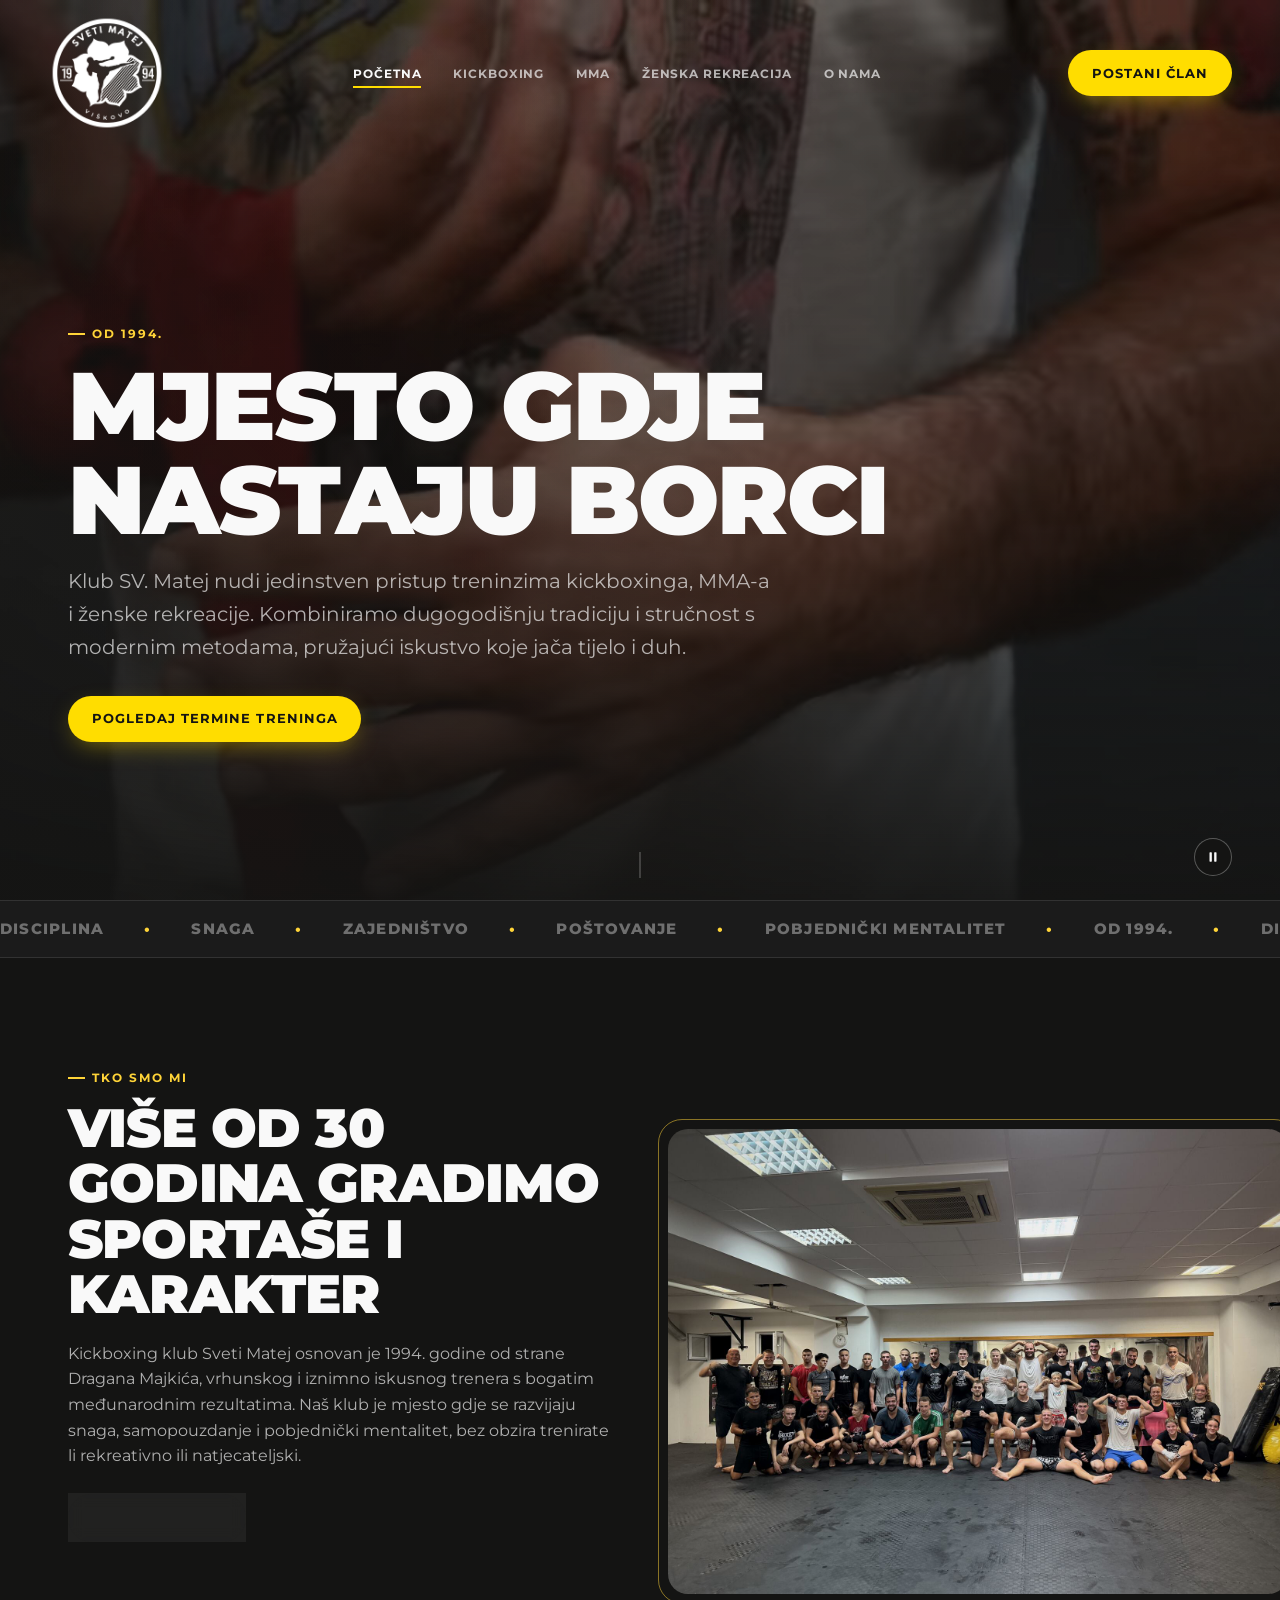
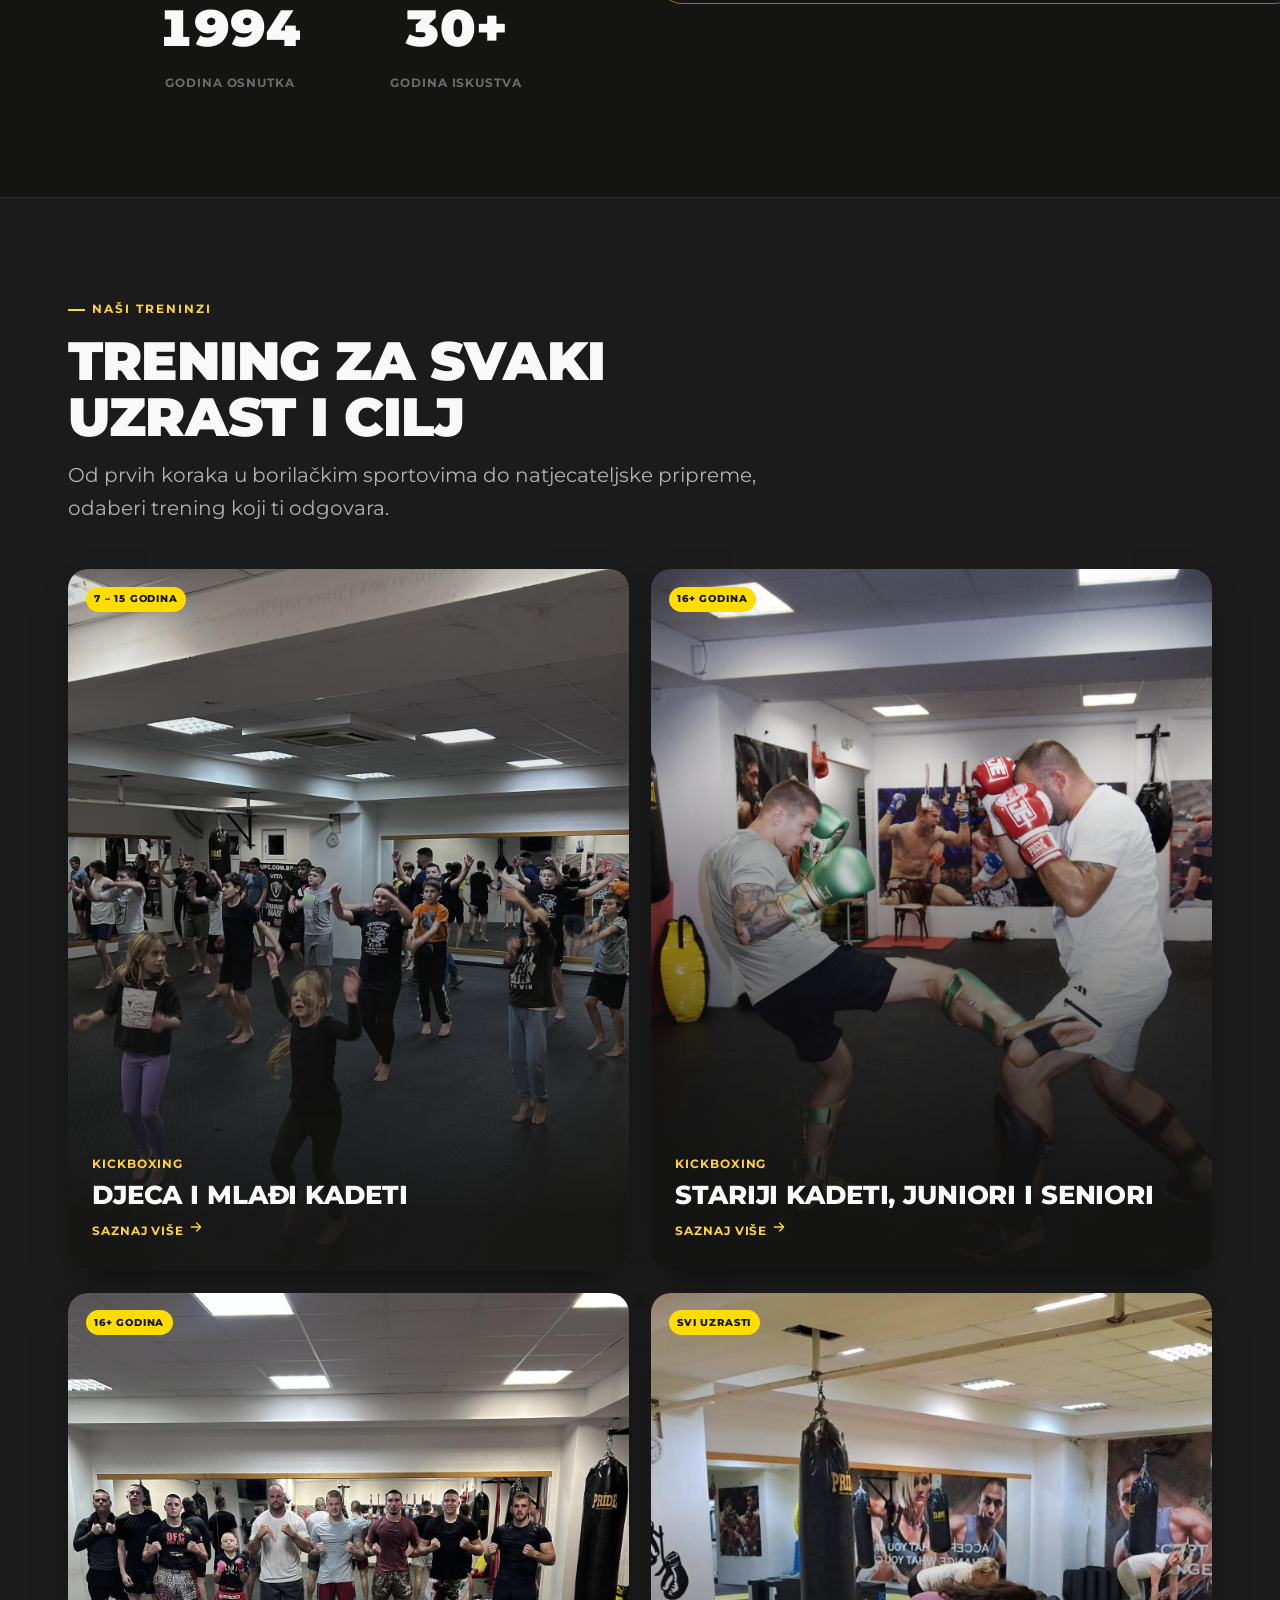
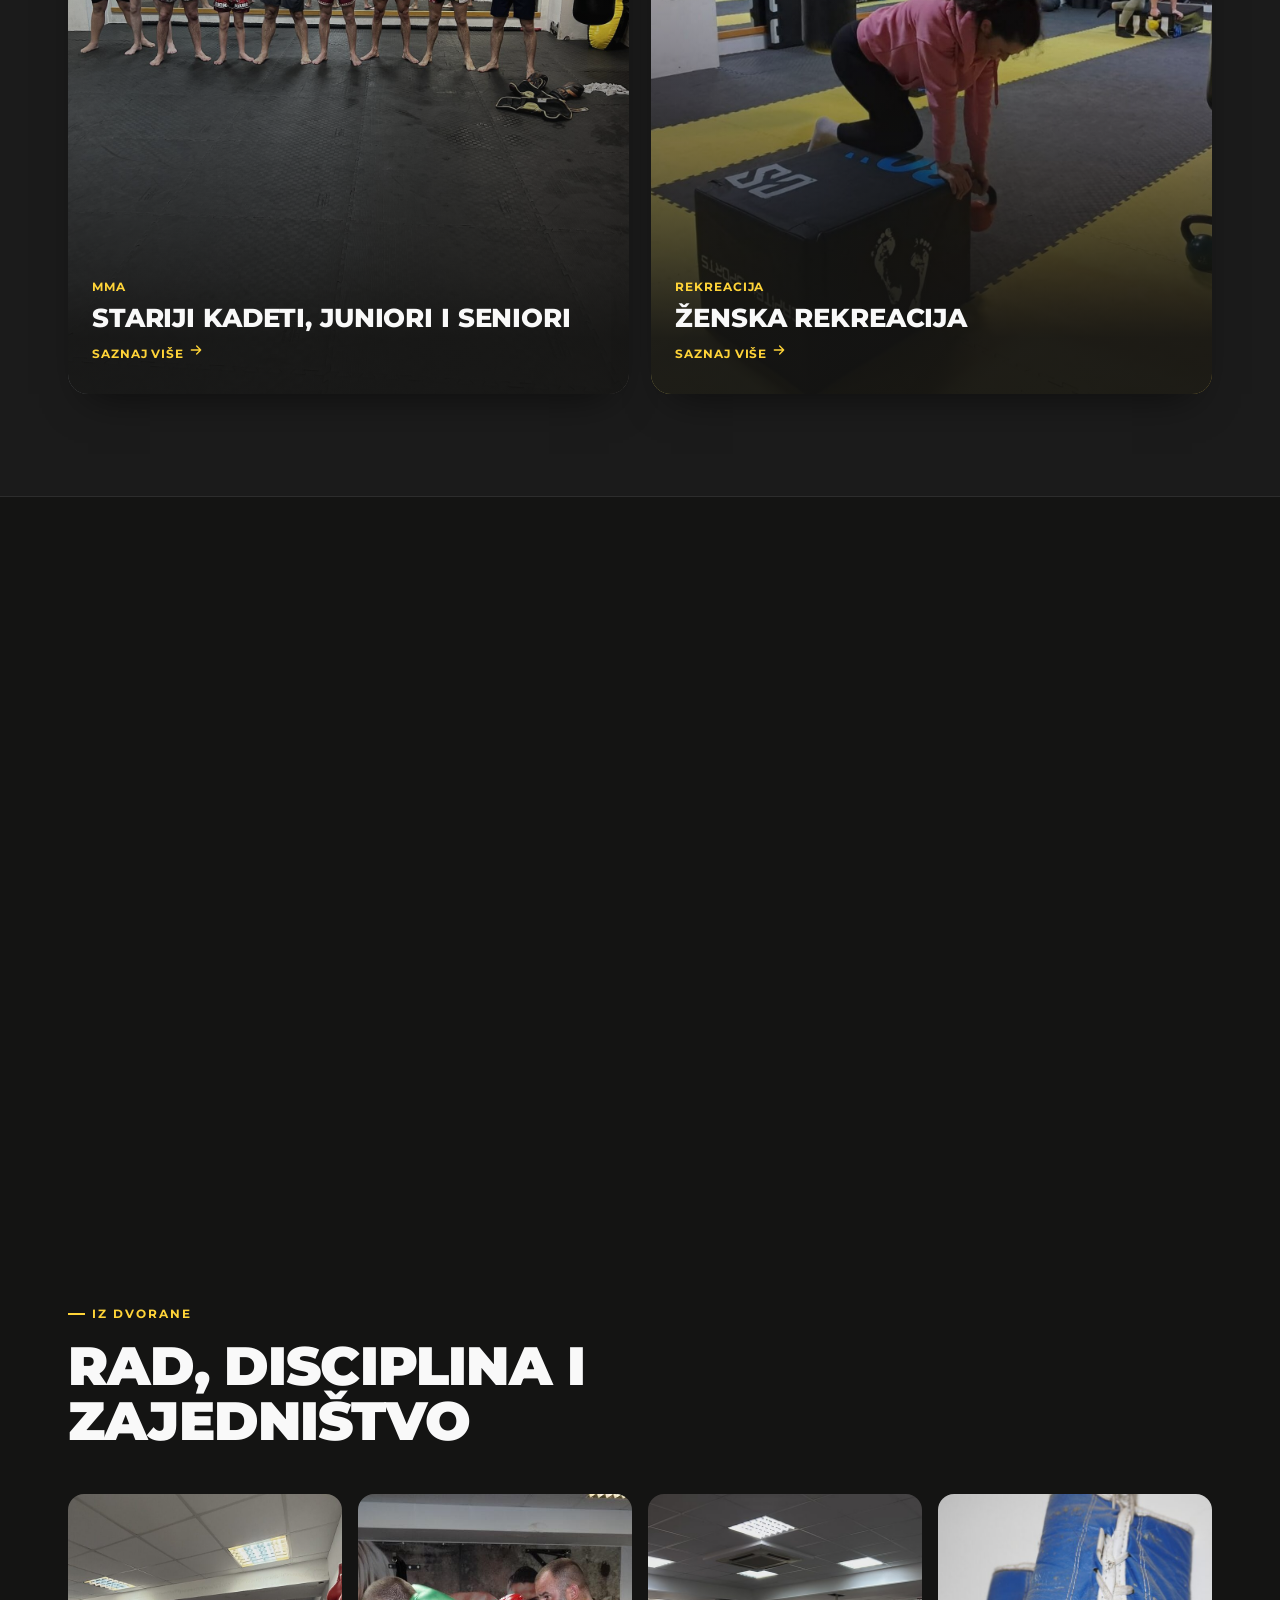
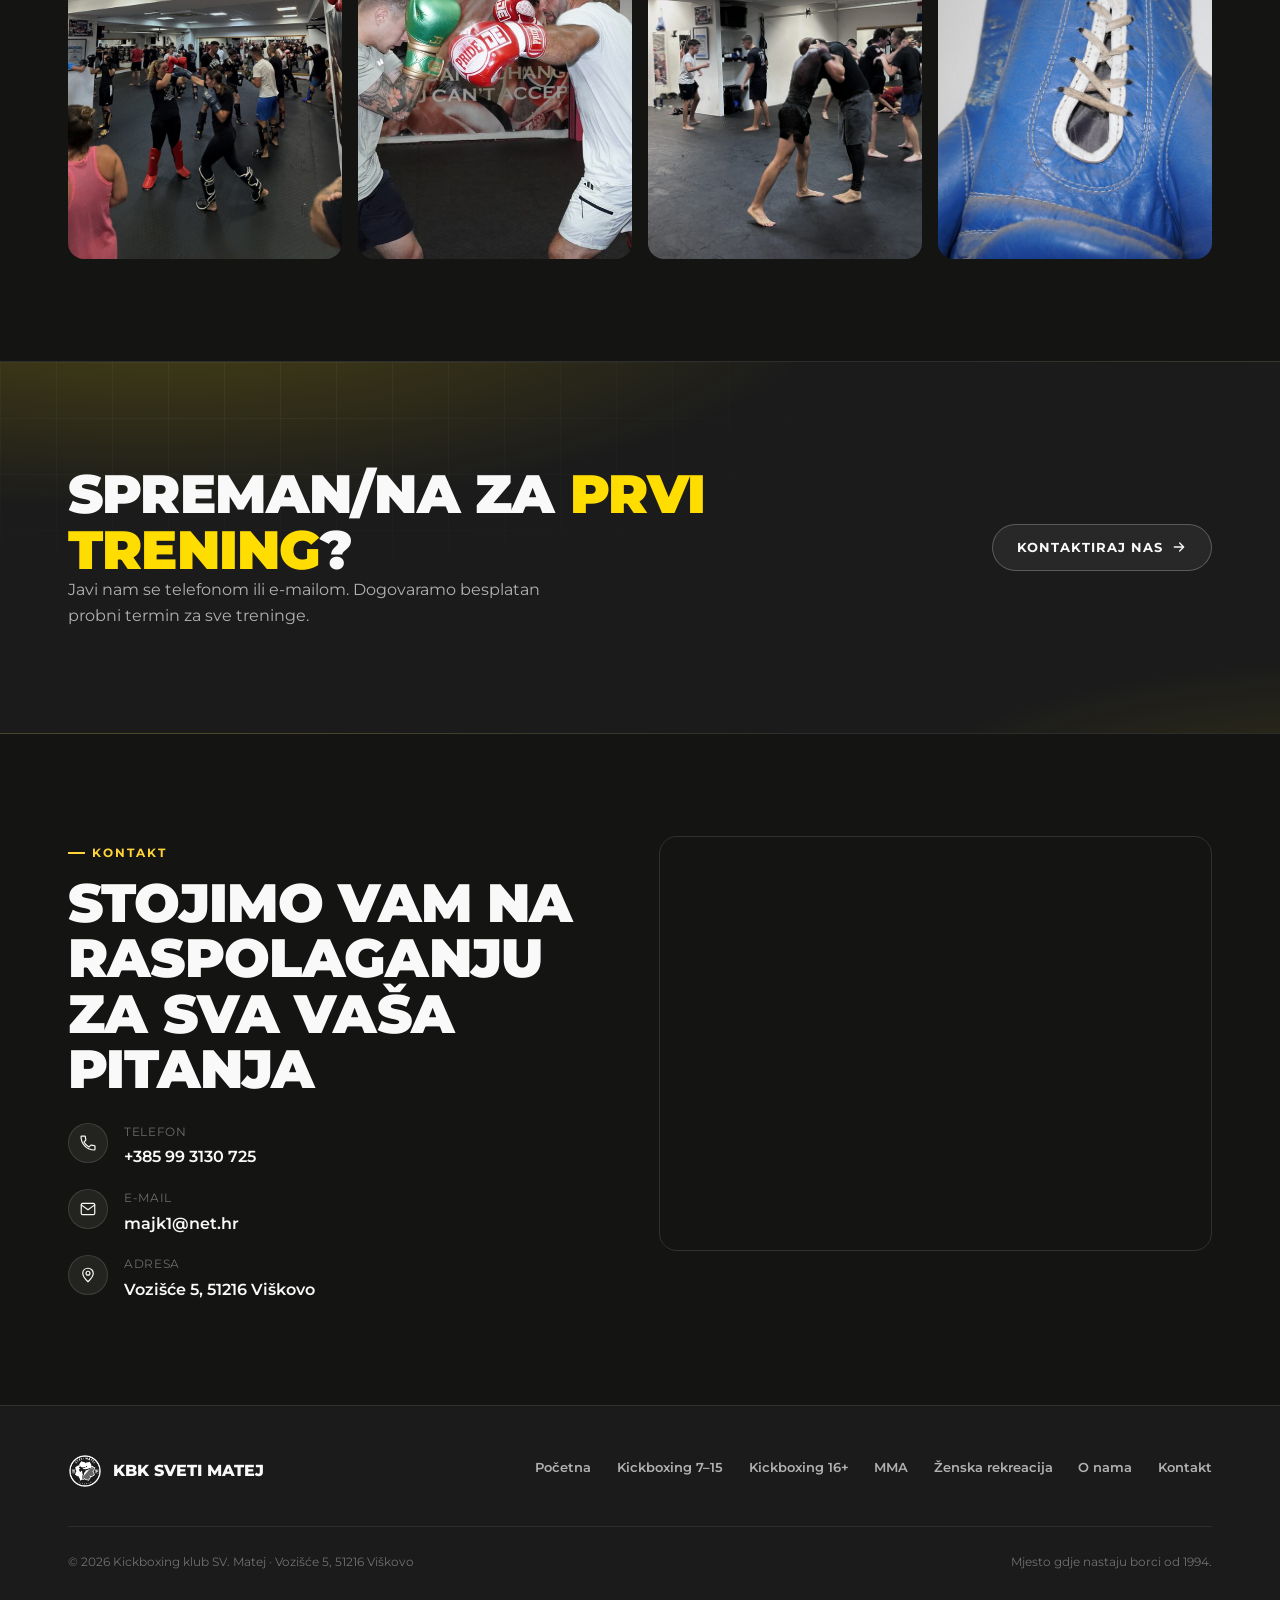
<file: index.html>
<!doctype html>
<html lang="hr">
<head>
<meta charset="UTF-8">
<meta name="viewport" content="width=device-width, initial-scale=1, viewport-fit=cover">
<title>KBK Sveti Matej Viškovo · Kickboxing, MMA i ženska rekreacija</title>
<meta name="description" content="Kickboxing klub Sveti Matej u Viškovu od 1994. godine. Treninzi kickboxinga, MMA-a i ženske rekreacije za djecu, mlade i odrasle. Pridruži se timu!">
<link rel="canonical" href="https://kbksvmatej.com/">
<meta property="og:type" content="website">
<meta property="og:title" content="KBK Sveti Matej Viškovo · Kickboxing, MMA i ženska rekreacija">
<meta property="og:description" content="Kickboxing klub Sveti Matej u Viškovu od 1994. godine. Treninzi kickboxinga, MMA-a i ženske rekreacije za djecu, mlade i odrasle. Pridruži se timu!">
<meta property="og:url" content="https://kbksvmatej.com/">
<meta property="og:image" content="https://kbksvmatej.com/assets/img/heavybag-action-lg.jpg">
<meta property="og:locale" content="hr_HR">
<meta name="theme-color" content="#141413">
<link rel="icon" href="/favicon.ico" sizes="any">
<link rel="icon" type="image/png" sizes="512x512" href="/assets/img/favicon-512.png">
<link rel="icon" type="image/png" sizes="192x192" href="/assets/img/favicon-192.png">
<link rel="apple-touch-icon" sizes="180x180" href="/assets/img/apple-touch-icon.png">
<link rel="preconnect" href="https://fonts.googleapis.com">
<link rel="preconnect" href="https://fonts.gstatic.com" crossorigin>
<link href="https://fonts.googleapis.com/css2?family=Montserrat:wght@400;500;600;700;800;900&display=swap" rel="stylesheet">
<link rel="stylesheet" href="/css/style.css">

</head>
<body>
<nav class="site-nav">
  <a href="/" class="brand">
    <img src="/assets/img/logo-white.png" alt="KBK Sveti Matej logo">
  </a>
  <ul class="nav-links">
    <li><a href="/" class=" active">Početna</a></li>
<li class="has-dropdown">
              <a href="/kickboxing-16/" class="">Kickboxing</a>
              <div class="dropdown"><ul>
                <li><a href="/kickboxing-djeca/">Djeca i mlađi kadeti <small style="display:block;color:var(--white-faint);font-weight:500;text-transform:none;">7–15 godina</small></a></li>
                <li><a href="/kickboxing-16/">Stariji kadeti, juniori, seniori <small style="display:block;color:var(--white-faint);font-weight:500;text-transform:none;">16+ godina</small></a></li>
              </ul></div>
            </li>
<li><a href="/mma/" class="">MMA</a></li>
<li><a href="/zenska-rekreacija/" class="">Ženska rekreacija</a></li>
<li><a href="/o-nama/" class="">O nama</a></li>
  </ul>
  <a href="/#kontakt" class="btn btn-primary nav-cta">Postani član</a>
  <button class="hamburger" aria-label="Izbornik" aria-expanded="false">
    <span></span><span></span><span></span>
  </button>
</nav>
<div class="mobile-menu">
  <a href="/">Početna</a>
  <a href="/kickboxing-djeca/">Kickboxing 7–15</a>
  <a href="/kickboxing-16/">Kickboxing 16+</a>
  <a href="/mma/">MMA</a>
  <a href="/zenska-rekreacija/">Ženska rekreacija</a>
  <a href="/o-nama/">O nama</a>
  <div class="mm-foot">
    <a href="/#kontakt" class="btn btn-primary">Postani član</a>
    <a href="tel:+385993130725" style="font-weight:700;">+385 99 3130 725</a>
  </div>
</div>

<section class="hero">
  <div class="hero-media">
    <video autoplay muted loop playsinline poster="/assets/img/hero-poster.jpg">
      <source src="/assets/video/hero-loop.webm" type="video/webm">
      <source src="/assets/video/hero-loop.mp4" type="video/mp4">
    </video>
  </div>
  <button class="video-toggle" aria-label="Zaustavi/pokreni video"><svg width="14" height="14" viewBox="0 0 24 24" fill="none"><rect x="6" y="4" width="4" height="16" rx="1" fill="#F9F9F9"/><rect x="14" y="4" width="4" height="16" rx="1" fill="#F9F9F9"/></svg></button>
  <div class="hero-inner container">
    <span class="eyebrow">Od 1994.</span>
    <h1><span class="hero-word"><span style="animation-delay:0ms">Mjesto</span></span> <span class="hero-word"><span style="animation-delay:70ms">gdje</span></span> <span class="hero-word"><span style="animation-delay:140ms">nastaju</span></span> <span class="hero-word"><span style="animation-delay:210ms">borci</span></span></h1>
    <p class="lede">Klub SV. Matej nudi jedinstven pristup treninzima kickboxinga, MMA-a i ženske rekreacije. Kombiniramo dugogodišnju tradiciju i stručnost s modernim metodama, pružajući iskustvo koje jača tijelo i duh.</p>
    <div class="hero-actions">
      <a href="#programi" class="btn btn-primary">Pogledaj termine treninga</a>
    </div>
  </div>
  <div class="scroll-cue"><i></i></div>
</section>

<div class="marquee">
  <div class="marquee-track">
    <span>DISCIPLINA <b>&bull;</b> SNAGA <b>&bull;</b> ZAJEDNIŠTVO <b>&bull;</b> POŠTOVANJE <b>&bull;</b> POBJEDNIČKI MENTALITET <b>&bull;</b> OD 1994. <b>&bull;</b></span>
    <span aria-hidden="true">DISCIPLINA <b>&bull;</b> SNAGA <b>&bull;</b> ZAJEDNIŠTVO <b>&bull;</b> POŠTOVANJE <b>&bull;</b> POBJEDNIČKI MENTALITET <b>&bull;</b> OD 1994. <b>&bull;</b></span>
  </div>
</div>

<section>
  <div class="container">
    <div class="split">
      <div class="reveal">
        <span class="eyebrow">Tko smo mi</span>
        <h2 style="margin-top:.8rem;">Više od 30 godina gradimo sportaše i karakter</h2>
        <p class="text-body" style="margin-top:1.2rem;">Kickboxing klub Sveti Matej osnovan je 1994. godine od strane Dragana Majkića, vrhunskog i iznimno iskusnog trenera s bogatim međunarodnim rezultatima. Naš klub je mjesto gdje se razvijaju snaga, samopouzdanje i pobjednički mentalitet, bez obzira trenirate li rekreativno ili natjecateljski.</p>
        <a href="/o-nama/" class="btn btn-ghost" style="margin-top:1.6rem;">Više o nama <svg width="16" height="16" viewBox="0 0 24 24" fill="none"><path d="M5 12H19M19 12L13 6M19 12L13 18" stroke="currentColor" stroke-width="2" stroke-linecap="round" stroke-linejoin="round"/></svg></a>
        <div class="stats">
          <div class="stat"><b data-count="1994" data-suffix="">0</b><span>Godina osnutka</span></div>
          <div class="stat"><b data-count="30" data-suffix="+">0</b><span>Godina iskustva</span></div>
        </div>
      </div>
      <div class="reveal figure-frame figure-bleed" style="transition-delay:120ms;">
        <img src="/assets/img/team-group-lg.jpg" alt="Članovi kluba KBK Sveti Matej okupljeni u dvorani">
      </div>
    </div>
  </div>
</section>

<section id="programi" style="background:var(--black-2);border-top:1px solid rgba(249,249,249,.08);border-bottom:1px solid rgba(249,249,249,.08);">
  <div class="container">
    <div class="section-head reveal">
      <span class="eyebrow">Naši treninzi</span>
      <h2>Trening za svaki uzrast i cilj</h2>
      <p class="lede">Od prvih koraka u borilačkim sportovima do natjecateljske pripreme, odaberi trening koji ti odgovara.</p>
    </div>
    <div class="prog-grid stagger">
      <a class="prog-card reveal" style="--i:0" href="/kickboxing-djeca/">
        <span class="tag">7 – 15 godina</span>
        <img src="/assets/img/card-djeca-lg.jpg" alt="Kickboxing trening za djecu i mlađe kadete">
        <div class="body">
          <span>Kickboxing</span>
          <h3>Djeca i mlađi kadeti</h3>
          <span class="arrow">Saznaj više <svg width="16" height="16" viewBox="0 0 24 24" fill="none"><path d="M5 12H19M19 12L13 6M19 12L13 18" stroke="currentColor" stroke-width="2" stroke-linecap="round" stroke-linejoin="round"/></svg></span>
        </div>
      </a>
      <a class="prog-card reveal" style="--i:1" href="/kickboxing-16/">
        <span class="tag">16+ godina</span>
        <img src="/assets/img/card-16-lg.jpg" alt="Kickboxing trening za starije kadete, juniore i seniore">
        <div class="body">
          <span>Kickboxing</span>
          <h3>Stariji kadeti, juniori i seniori</h3>
          <span class="arrow">Saznaj više <svg width="16" height="16" viewBox="0 0 24 24" fill="none"><path d="M5 12H19M19 12L13 6M19 12L13 18" stroke="currentColor" stroke-width="2" stroke-linecap="round" stroke-linejoin="round"/></svg></span>
        </div>
      </a>
      <a class="prog-card reveal" style="--i:2" href="/mma/">
        <span class="tag">16+ godina</span>
        <img src="/assets/img/card-mma-lg.jpg" alt="MMA sparing trening">
        <div class="body">
          <span>MMA</span>
          <h3>Stariji kadeti, juniori i seniori</h3>
          <span class="arrow">Saznaj više <svg width="16" height="16" viewBox="0 0 24 24" fill="none"><path d="M5 12H19M19 12L13 6M19 12L13 18" stroke="currentColor" stroke-width="2" stroke-linecap="round" stroke-linejoin="round"/></svg></span>
        </div>
      </a>
      <a class="prog-card reveal" style="--i:3" href="/zenska-rekreacija/">
        <span class="tag">Svi uzrasti</span>
        <img src="/assets/img/card-zenska-lg.jpg" alt="Ženska rekreacija trening">
        <div class="body">
          <span>Rekreacija</span>
          <h3>Ženska rekreacija</h3>
          <span class="arrow">Saznaj više <svg width="16" height="16" viewBox="0 0 24 24" fill="none"><path d="M5 12H19M19 12L13 6M19 12L13 18" stroke="currentColor" stroke-width="2" stroke-linecap="round" stroke-linejoin="round"/></svg></span>
        </div>
      </a>
    </div>
  </div>
</section>

<section id="raspored">
  <div class="container">
    <div class="section-head reveal">
      <span class="eyebrow">Raspored treninga</span>
      <h2>Tjedni raspored svih treninga</h2>
      <p class="lede">Dođi isprobati trening besplatno. Pronađi termin koji ti odgovara.</p>
    </div>
    <div class="week-grid stagger">
      <div class="week-card reveal" style="--i:0">
        <div class="wc-head"><h4>Kickboxing 7–15</h4><span class="pill">Djeca</span></div>
        <ul data-schedule="kb-djeca">
          <li><span>Ponedjeljak</span><b>20:00h</b></li>
          <li><span>Srijeda</span><b>20:00h</b></li>
          <li><span>Petak</span><b>20:00h</b></li>
        </ul>
        <a href="/kickboxing-djeca/" class="btn btn-ghost">Detalji treninga</a>
      </div>
      <div class="week-card reveal" style="--i:1">
        <div class="wc-head"><h4>Kickboxing 16+</h4><span class="pill">Juniori/seniori</span></div>
        <ul>
          <li><span>Pon / Sri / Pet</span><b>21:00h</b></li>
          <li><span>Utorak / Četvrtak</span><b>20:00h</b></li>
          <li><span>Subota</span><b>po dogovoru</b></li>
        </ul>
        <a href="/kickboxing-16/" class="btn btn-ghost">Detalji treninga</a>
      </div>
      <div class="week-card reveal" style="--i:2">
        <div class="wc-head"><h4>MMA</h4><span class="pill">16+</span></div>
        <ul>
          <li><span>Utorak</span><b>21:00h</b></li>
          <li><span>Četvrtak</span><b>21:00h</b></li>
          <li><span>Subota</span><b>po dogovoru</b></li>
        </ul>
        <a href="/mma/" class="btn btn-ghost">Detalji treninga</a>
      </div>
      <div class="week-card reveal" style="--i:3">
        <div class="wc-head"><h4>Ženska rekreacija</h4><span class="pill">Svi uzrasti</span></div>
        <ul>
          <li><span>Ponedjeljak</span><b>19:00h</b></li>
          <li><span>Srijeda</span><b>19:00h</b></li>
          <li><span>Petak</span><b>19:00h</b></li>
        </ul>
        <a href="/zenska-rekreacija/" class="btn btn-ghost">Detalji treninga</a>
      </div>
    </div>
  </div>
</section>

<section>
  <div class="container">
    <div class="section-head reveal">
      <span class="eyebrow">Iz dvorane</span>
      <h2>Rad, disciplina i zajedništvo</h2>
    </div>
    <div class="gallery reveal">
      <img src="/assets/img/gallery-4038-md.jpg" alt="Trening u dvorani" loading="lazy">
      <img src="/assets/img/pads-sparring-md.jpg" alt="Sparing na labavicama" loading="lazy">
      <img src="/assets/img/gallery-klinch-md.jpg" alt="Klinč i rad na tlu na treningu" loading="lazy">
      <img src="/assets/img/gallery-00962-md.jpg" alt="Boksačke rukavice" loading="lazy">
    </div>
  </div>
</section>

<section class="cta-band">
  <div class="container">
    <div>
      <h2>Spreman/na za <span class="accent">prvi trening</span>?</h2>
      <p>Javi nam se telefonom ili e-mailom. Dogovaramo besplatan probni termin za sve treninge.</p>
    </div>
    <a href="#kontakt" class="btn btn-ghost">Kontaktiraj nas <svg width="16" height="16" viewBox="0 0 24 24" fill="none"><path d="M5 12H19M19 12L13 6M19 12L13 18" stroke="currentColor" stroke-width="2" stroke-linecap="round" stroke-linejoin="round"/></svg></a>
  </div>
</section>

<section id="kontakt">
  <div class="container">
    <div class="contact-grid">
      <div class="reveal">
        <span class="eyebrow">Kontakt</span>
        <h2 style="margin-top:.8rem;">Stojimo Vam na raspolaganju za sva Vaša pitanja</h2>
        <div class="contact-list">
          <div class="contact-item"><span class="ic"><svg width="18" height="18" viewBox="0 0 24 24" fill="none"><path d="M6.6 10.8C8 13.6 10.4 16 13.2 17.4L15.4 15.2C15.7 14.9 16.1 14.8 16.5 14.9C17.7 15.3 19 15.5 20.3 15.5C20.9 15.5 21.3 15.9 21.3 16.5V20.3C21.3 20.9 20.9 21.3 20.3 21.3C10.7 21.3 2.7 13.3 2.7 3.7C2.7 3.1 3.1 2.7 3.7 2.7H7.5C8.1 2.7 8.5 3.1 8.5 3.7C8.5 5 8.7 6.3 9.1 7.5C9.2 7.9 9.1 8.3 8.8 8.6L6.6 10.8Z" stroke="#F9F9F9" stroke-width="1.6"/></svg></span><div><small>Telefon</small><a href="tel:+385993130725">+385 99 3130 725</a></div></div>
          <div class="contact-item"><span class="ic"><svg width="18" height="18" viewBox="0 0 24 24" fill="none"><path d="M3 6.5L12 13L21 6.5" stroke="#F9F9F9" stroke-width="1.6" stroke-linecap="round"/><rect x="3" y="4.5" width="18" height="15" rx="2" stroke="#F9F9F9" stroke-width="1.6"/></svg></span><div><small>E-mail</small><a href="mailto:majk1@net.hr">majk1@net.hr</a></div></div>
          <div class="contact-item"><span class="ic"><svg width="18" height="18" viewBox="0 0 24 24" fill="none"><path d="M12 21C12 21 19 14.6 19 9.8C19 5.9 15.9 3 12 3C8.1 3 5 5.9 5 9.8C5 14.6 12 21 12 21Z" stroke="#F9F9F9" stroke-width="1.6"/><circle cx="12" cy="9.6" r="2.6" stroke="#F9F9F9" stroke-width="1.6"/></svg></span><div><small>Adresa</small><span>Vozišće 5, 51216 Viškovo</span></div></div>
        </div>
      </div>
      <div class="reveal map-frame" style="transition-delay:120ms;">
        <iframe src="https://www.google.com/maps?q=Vozi%C5%A1%C4%87e%205,%2051216%20Vi%C5%A1kovo&output=embed" loading="lazy" referrerpolicy="no-referrer-when-downgrade" title="Lokacija kluba na karti"></iframe>
      </div>
    </div>
  </div>
</section>

<footer>
  <div class="container">
    <div class="foot-top">
      <a href="/" class="foot-brand"><img src="/assets/img/logo-white.png" alt="KBK Sveti Matej logo">KBK Sveti Matej</a>
      <ul class="foot-links">
        <li><a href="/">Početna</a></li>
        <li><a href="/kickboxing-djeca/">Kickboxing 7–15</a></li>
        <li><a href="/kickboxing-16/">Kickboxing 16+</a></li>
        <li><a href="/mma/">MMA</a></li>
        <li><a href="/zenska-rekreacija/">Ženska rekreacija</a></li>
        <li><a href="/o-nama/">O nama</a></li>
        <li><a href="/#kontakt">Kontakt</a></li>
      </ul>
    </div>
    <div class="foot-bottom">
      <span>&copy; <span id="year"></span> Kickboxing klub SV. Matej · Vozišće 5, 51216 Viškovo</span>
      <span>Mjesto gdje nastaju borci od 1994.</span>
    </div>
  </div>
</footer>
<button class="back-to-top" aria-label="Povratak na vrh">
  <svg width="18" height="18" viewBox="0 0 24 24" fill="none"><path d="M12 19V5M12 5L5 12M12 5L19 12" stroke="#141413" stroke-width="2.2" stroke-linecap="round" stroke-linejoin="round"/></svg>
</button>
<script>document.getElementById('year').textContent = new Date().getFullYear();</script>
<script src="/js/main.js"></script>
</body>
</html>
</file>
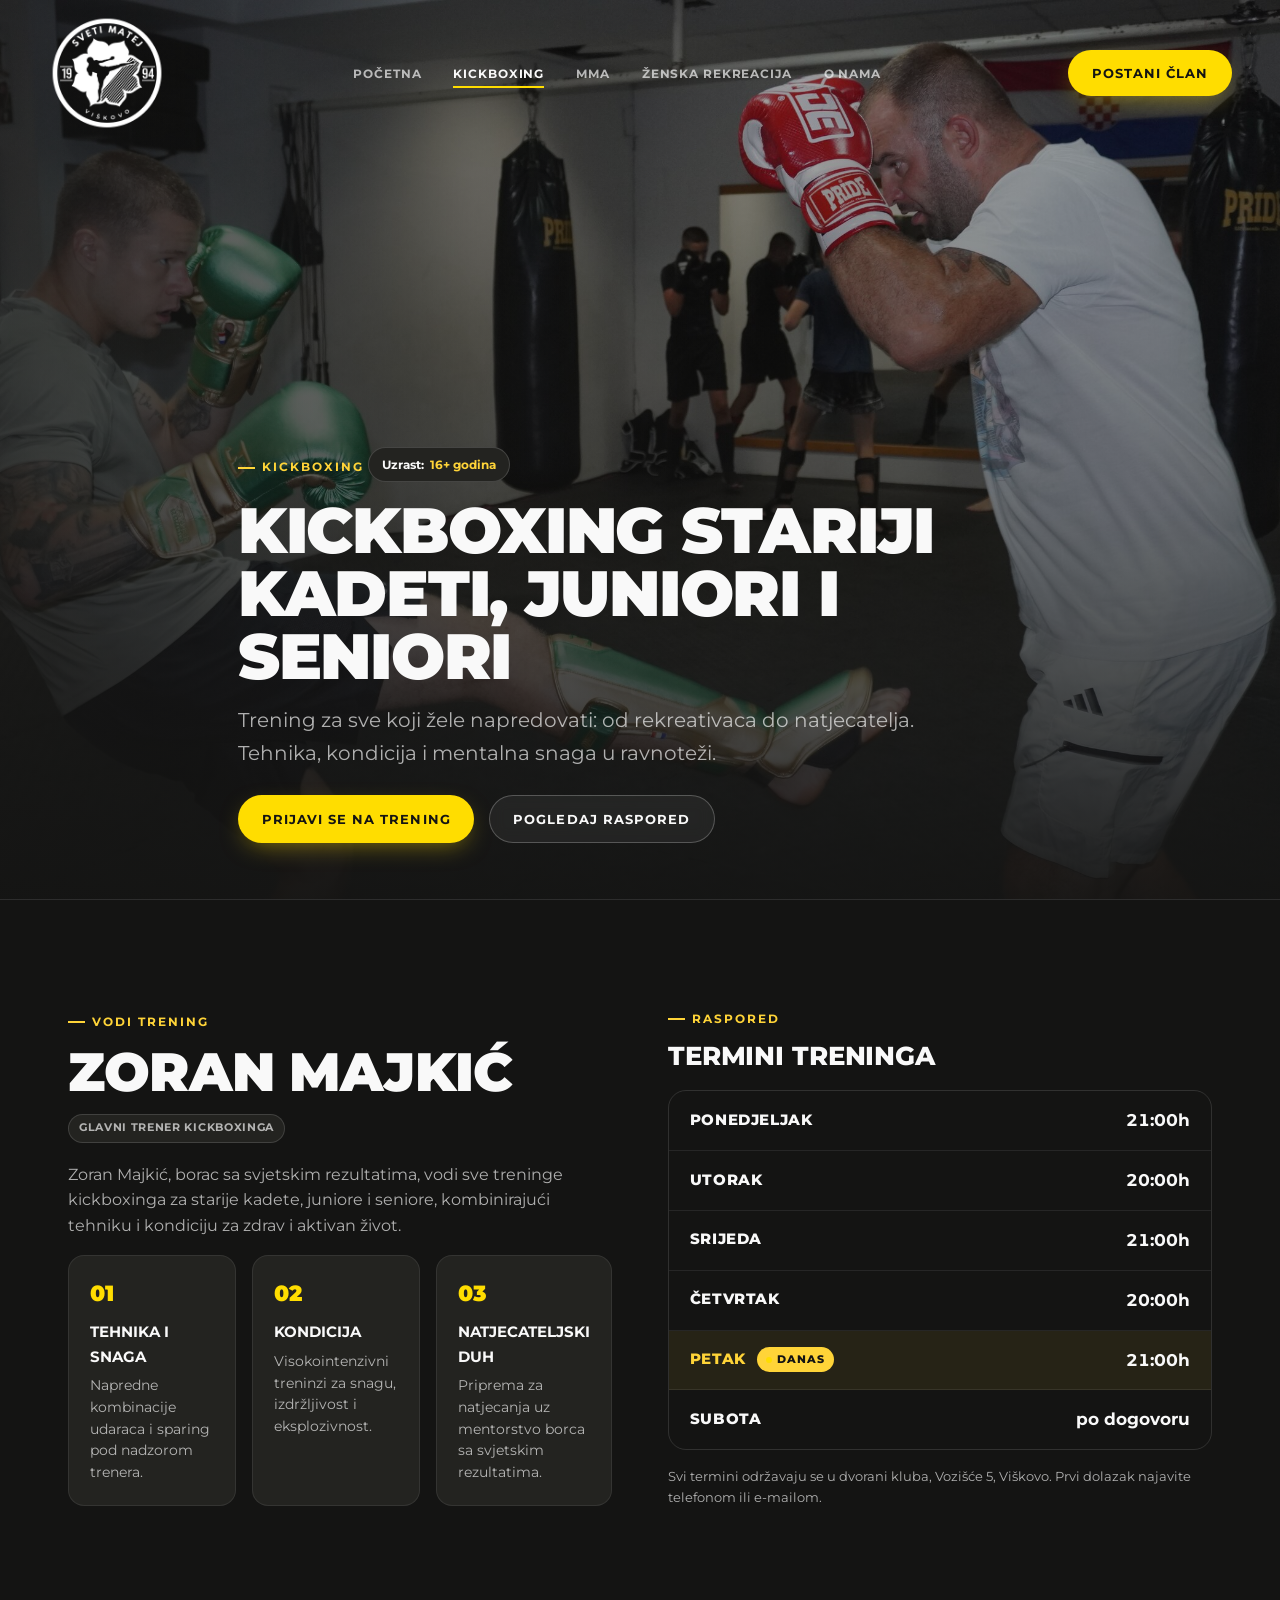
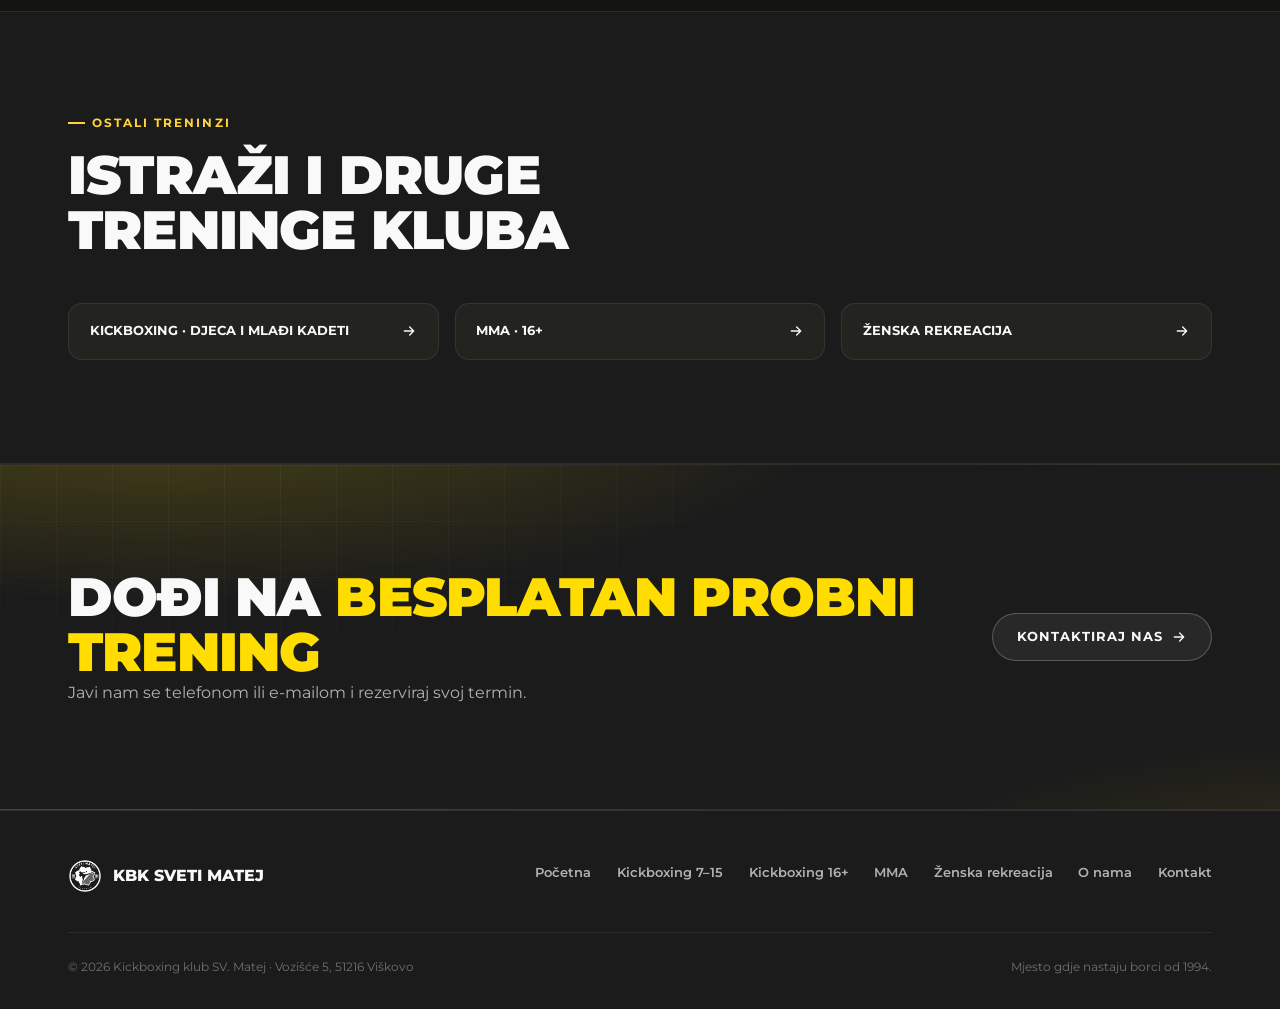
<file: kickboxing-16/index.html>
<!doctype html>
<html lang="hr">
<head>
<meta charset="UTF-8">
<meta name="viewport" content="width=device-width, initial-scale=1, viewport-fit=cover">
<title>Kickboxing stariji kadeti, juniori i seniori · KBK Sveti Matej</title>
<meta name="description" content="Kickboxing za starije kadete, juniore i seniore (16+) u Viškovu. Trening pod vodstvom Zorana Majkića.">
<link rel="canonical" href="https://kbksvmatej.com/kickboxing-16/">
<meta property="og:type" content="website">
<meta property="og:title" content="Kickboxing stariji kadeti, juniori i seniori · KBK Sveti Matej">
<meta property="og:description" content="Kickboxing za starije kadete, juniore i seniore (16+) u Viškovu. Trening pod vodstvom Zorana Majkića.">
<meta property="og:url" content="https://kbksvmatej.com/kickboxing-16/">
<meta property="og:image" content="https://kbksvmatej.com/assets/img/heavybag-action-lg.jpg">
<meta property="og:locale" content="hr_HR">
<meta name="theme-color" content="#141413">
<link rel="icon" href="/favicon.ico" sizes="any">
<link rel="icon" type="image/png" sizes="512x512" href="/assets/img/favicon-512.png">
<link rel="icon" type="image/png" sizes="192x192" href="/assets/img/favicon-192.png">
<link rel="apple-touch-icon" sizes="180x180" href="/assets/img/apple-touch-icon.png">
<link rel="preconnect" href="https://fonts.googleapis.com">
<link rel="preconnect" href="https://fonts.gstatic.com" crossorigin>
<link href="https://fonts.googleapis.com/css2?family=Montserrat:wght@400;500;600;700;800;900&display=swap" rel="stylesheet">
<link rel="stylesheet" href="/css/style.css">

</head>
<body>
<nav class="site-nav">
  <a href="/" class="brand">
    <img src="/assets/img/logo-white.png" alt="KBK Sveti Matej logo">
  </a>
  <ul class="nav-links">
    <li><a href="/" class="">Početna</a></li>
<li class="has-dropdown">
              <a href="/kickboxing-16/" class="active">Kickboxing</a>
              <div class="dropdown"><ul>
                <li><a href="/kickboxing-djeca/">Djeca i mlađi kadeti <small style="display:block;color:var(--white-faint);font-weight:500;text-transform:none;">7–15 godina</small></a></li>
                <li><a href="/kickboxing-16/">Stariji kadeti, juniori, seniori <small style="display:block;color:var(--white-faint);font-weight:500;text-transform:none;">16+ godina</small></a></li>
              </ul></div>
            </li>
<li><a href="/mma/" class="">MMA</a></li>
<li><a href="/zenska-rekreacija/" class="">Ženska rekreacija</a></li>
<li><a href="/o-nama/" class="">O nama</a></li>
  </ul>
  <a href="/#kontakt" class="btn btn-primary nav-cta">Postani član</a>
  <button class="hamburger" aria-label="Izbornik" aria-expanded="false">
    <span></span><span></span><span></span>
  </button>
</nav>
<div class="mobile-menu">
  <a href="/">Početna</a>
  <a href="/kickboxing-djeca/">Kickboxing 7–15</a>
  <a href="/kickboxing-16/">Kickboxing 16+</a>
  <a href="/mma/">MMA</a>
  <a href="/zenska-rekreacija/">Ženska rekreacija</a>
  <a href="/o-nama/">O nama</a>
  <div class="mm-foot">
    <a href="/#kontakt" class="btn btn-primary">Postani član</a>
    <a href="tel:+385993130725" style="font-weight:700;">+385 99 3130 725</a>
  </div>
</div>

<section class="mini-hero">
  <div class="mini-hero-bg"><img src="/assets/img/hero-16-lg.jpg" alt="" style="object-position:50% 50%;"></div>
  <div class="mini-hero-inner container">
    <span class="eyebrow">Kickboxing</span>
    <div class="age-badge">Uzrast: <b>16+ godina</b></div>
    <h1 style="font-size:clamp(2.2rem,6.4vw,4rem);">Kickboxing stariji kadeti, juniori i seniori</h1>
    <p class="lede" style="margin-top:1rem;">Trening za sve koji žele napredovati: od rekreativaca do natjecatelja. Tehnika, kondicija i mentalna snaga u ravnoteži.</p>
    <div class="hero-actions" style="margin-top:1.6rem;">
      <a href="/#kontakt" class="btn btn-primary">Prijavi se na trening</a>
      <a href="#raspored" class="btn btn-ghost">Pogledaj raspored</a>
    </div>
  </div>
</section>

<section>
  <div class="container">
    <div class="split">
      <div class="reveal">
        <span class="eyebrow">Vodi trening</span>
        <h2 style="margin-top:.8rem;">Zoran Majkić</h2>
        <span class="pill" style="margin-top:.9rem;display:inline-flex;">Glavni trener kickboxinga</span>
        <p class="text-body" style="margin-top:1.2rem;">Zoran Majkić, borac sa svjetskim rezultatima, vodi sve treninge kickboxinga za starije kadete, juniore i seniore, kombinirajući tehniku i kondiciju za zdrav i aktivan život.</p>
        <div class="focus-grid stagger">
          <div class="focus-item reveal" style="--i:0">
          <span class="n">01</span><h4>Tehnika i snaga</h4><p>Napredne kombinacije udaraca i sparing pod nadzorom trenera.</p>
        </div>
<div class="focus-item reveal" style="--i:1">
          <span class="n">02</span><h4>Kondicija</h4><p>Visokointenzivni treninzi za snagu, izdržljivost i eksplozivnost.</p>
        </div>
<div class="focus-item reveal" style="--i:2">
          <span class="n">03</span><h4>Natjecateljski duh</h4><p>Priprema za natjecanja uz mentorstvo borca sa svjetskim rezultatima.</p>
        </div>

        </div>
      </div>
      <div class="reveal" id="raspored" style="transition-delay:120ms;">
        <span class="eyebrow">Raspored</span>
        <h3 style="margin:.8rem 0 1.2rem;">Termini treninga</h3>
        <div class="schedule">
          <div class="schedule-row" data-day="ponedjeljak">
          <div class="day">Ponedjeljak</div>
          <div class="time">21:00h</div>
        </div>
<div class="schedule-row" data-day="utorak">
          <div class="day">Utorak</div>
          <div class="time">20:00h</div>
        </div>
<div class="schedule-row" data-day="srijeda">
          <div class="day">Srijeda</div>
          <div class="time">21:00h</div>
        </div>
<div class="schedule-row" data-day="cetvrtak">
          <div class="day">Četvrtak</div>
          <div class="time">20:00h</div>
        </div>
<div class="schedule-row" data-day="petak">
          <div class="day">Petak</div>
          <div class="time">21:00h</div>
        </div>
<div class="schedule-row" data-day="subota">
          <div class="day">Subota</div>
          <div class="time">po dogovoru</div>
        </div>

        </div>
        <p class="text-body" style="margin-top:1rem;font-size:.82rem;">Svi termini održavaju se u dvorani kluba, Vozišće 5, Viškovo. Prvi dolazak najavite telefonom ili e-mailom.</p>
      </div>
    </div>
  </div>
</section>

<section style="background:var(--black-2);border-top:1px solid rgba(249,249,249,.08);border-bottom:1px solid rgba(249,249,249,.08);">
  <div class="container">
    <div class="section-head reveal">
      <span class="eyebrow">Ostali treninzi</span>
      <h2>Istraži i druge treninge kluba</h2>
    </div>
    <div class="crosslinks reveal">
      <a class="crosslink" href="/kickboxing-djeca/">Kickboxing · Djeca i mlađi kadeti <svg width="16" height="16" viewBox="0 0 24 24" fill="none"><path d="M5 12H19M19 12L13 6M19 12L13 18" stroke="currentColor" stroke-width="2" stroke-linecap="round" stroke-linejoin="round"/></svg></a>
<a class="crosslink" href="/mma/">MMA · 16+ <svg width="16" height="16" viewBox="0 0 24 24" fill="none"><path d="M5 12H19M19 12L13 6M19 12L13 18" stroke="currentColor" stroke-width="2" stroke-linecap="round" stroke-linejoin="round"/></svg></a>
<a class="crosslink" href="/zenska-rekreacija/">Ženska rekreacija <svg width="16" height="16" viewBox="0 0 24 24" fill="none"><path d="M5 12H19M19 12L13 6M19 12L13 18" stroke="currentColor" stroke-width="2" stroke-linecap="round" stroke-linejoin="round"/></svg></a>

    </div>
  </div>
</section>

<section class="cta-band">
  <div class="container">
    <div>
      <h2>Dođi na <span class="accent">besplatan probni trening</span></h2>
      <p>Javi nam se telefonom ili e-mailom i rezerviraj svoj termin.</p>
    </div>
    <a href="/#kontakt" class="btn btn-ghost">Kontaktiraj nas <svg width="16" height="16" viewBox="0 0 24 24" fill="none"><path d="M5 12H19M19 12L13 6M19 12L13 18" stroke="currentColor" stroke-width="2" stroke-linecap="round" stroke-linejoin="round"/></svg></a>
  </div>
</section>

<footer>
  <div class="container">
    <div class="foot-top">
      <a href="/" class="foot-brand"><img src="/assets/img/logo-white.png" alt="KBK Sveti Matej logo">KBK Sveti Matej</a>
      <ul class="foot-links">
        <li><a href="/">Početna</a></li>
        <li><a href="/kickboxing-djeca/">Kickboxing 7–15</a></li>
        <li><a href="/kickboxing-16/">Kickboxing 16+</a></li>
        <li><a href="/mma/">MMA</a></li>
        <li><a href="/zenska-rekreacija/">Ženska rekreacija</a></li>
        <li><a href="/o-nama/">O nama</a></li>
        <li><a href="/#kontakt">Kontakt</a></li>
      </ul>
    </div>
    <div class="foot-bottom">
      <span>&copy; <span id="year"></span> Kickboxing klub SV. Matej · Vozišće 5, 51216 Viškovo</span>
      <span>Mjesto gdje nastaju borci od 1994.</span>
    </div>
  </div>
</footer>
<button class="back-to-top" aria-label="Povratak na vrh">
  <svg width="18" height="18" viewBox="0 0 24 24" fill="none"><path d="M12 19V5M12 5L5 12M12 5L19 12" stroke="#141413" stroke-width="2.2" stroke-linecap="round" stroke-linejoin="round"/></svg>
</button>
<script>document.getElementById('year').textContent = new Date().getFullYear();</script>
<script src="/js/main.js"></script>
</body>
</html>
</file>
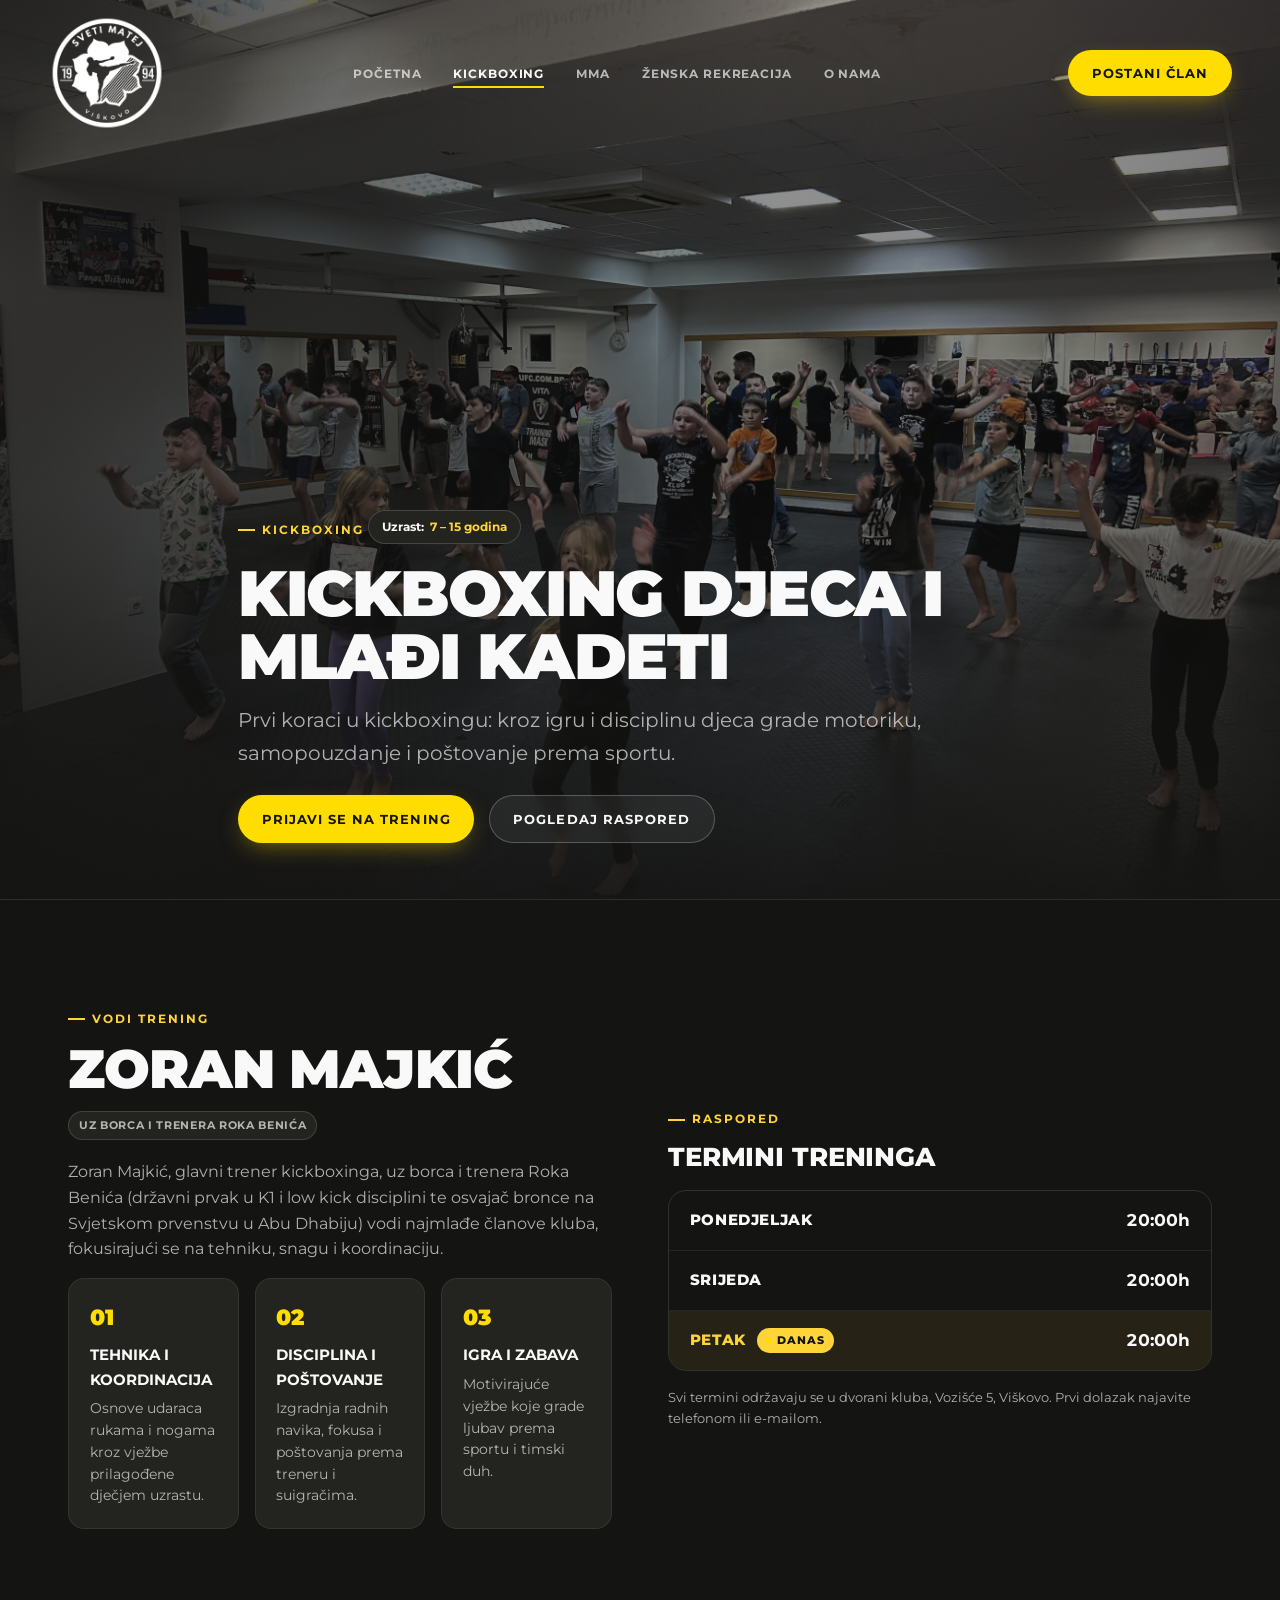
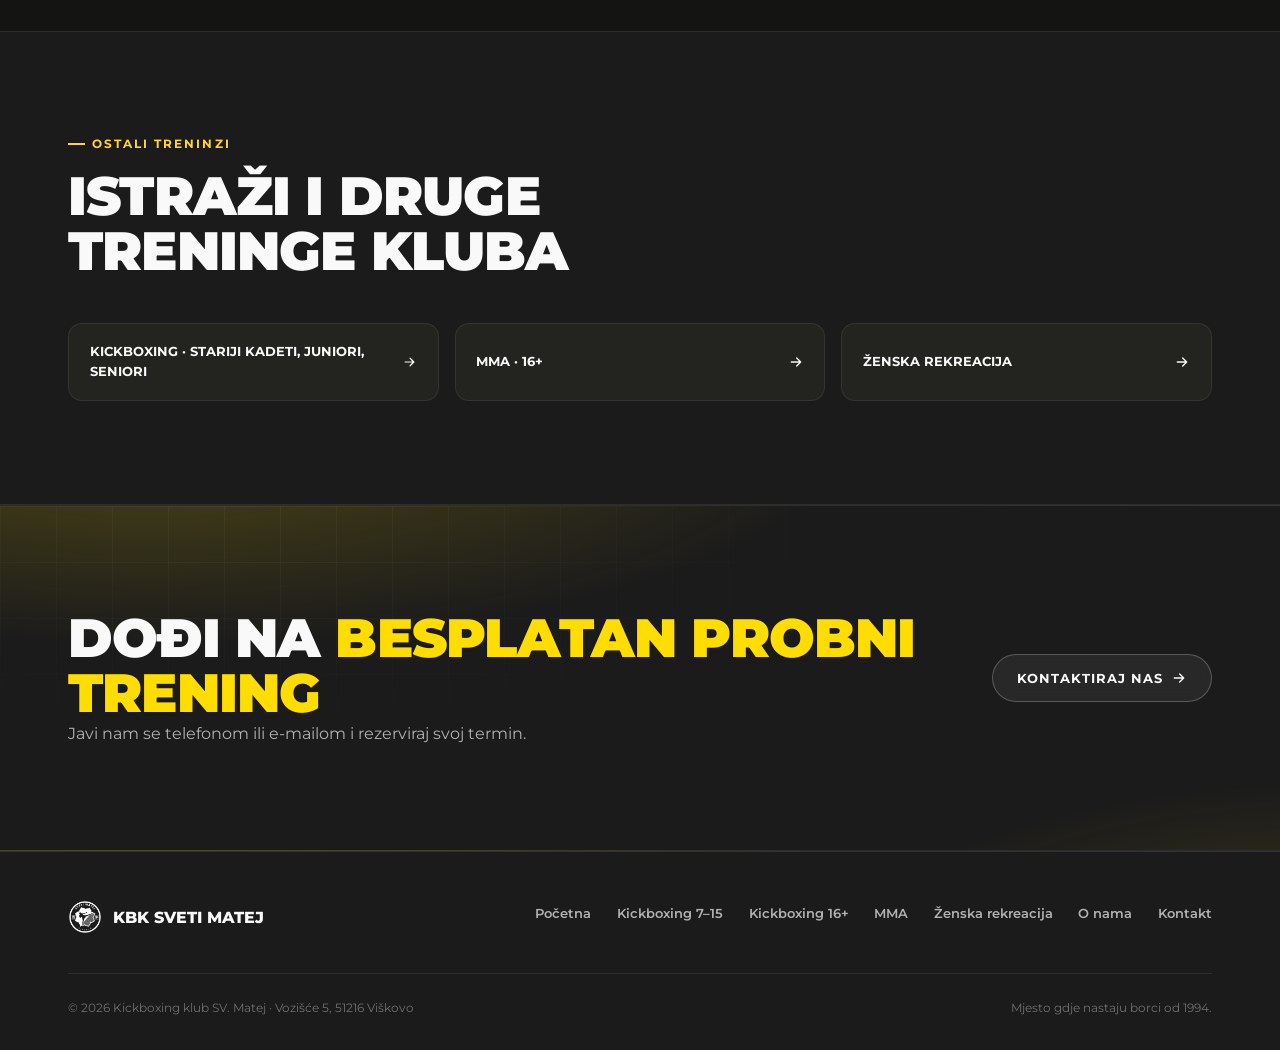
<file: kickboxing-djeca/index.html>
<!doctype html>
<html lang="hr">
<head>
<meta charset="UTF-8">
<meta name="viewport" content="width=device-width, initial-scale=1, viewport-fit=cover">
<title>Kickboxing djeca i mlađi kadeti · KBK Sveti Matej</title>
<meta name="description" content="Kickboxing za djecu i mlađe kadete (7-15 godina) u Viškovu. Tehnika, disciplina i zabava pod vodstvom Roka Benića i Zorana Majkića.">
<link rel="canonical" href="https://kbksvmatej.com/kickboxing-djeca/">
<meta property="og:type" content="website">
<meta property="og:title" content="Kickboxing djeca i mlađi kadeti · KBK Sveti Matej">
<meta property="og:description" content="Kickboxing za djecu i mlađe kadete (7-15 godina) u Viškovu. Tehnika, disciplina i zabava pod vodstvom Roka Benića i Zorana Majkića.">
<meta property="og:url" content="https://kbksvmatej.com/kickboxing-djeca/">
<meta property="og:image" content="https://kbksvmatej.com/assets/img/gear-flatlay-lg.jpg">
<meta property="og:locale" content="hr_HR">
<meta name="theme-color" content="#141413">
<link rel="icon" href="/favicon.ico" sizes="any">
<link rel="icon" type="image/png" sizes="512x512" href="/assets/img/favicon-512.png">
<link rel="icon" type="image/png" sizes="192x192" href="/assets/img/favicon-192.png">
<link rel="apple-touch-icon" sizes="180x180" href="/assets/img/apple-touch-icon.png">
<link rel="preconnect" href="https://fonts.googleapis.com">
<link rel="preconnect" href="https://fonts.gstatic.com" crossorigin>
<link href="https://fonts.googleapis.com/css2?family=Montserrat:wght@400;500;600;700;800;900&display=swap" rel="stylesheet">
<link rel="stylesheet" href="/css/style.css">

</head>
<body>
<nav class="site-nav">
  <a href="/" class="brand">
    <img src="/assets/img/logo-white.png" alt="KBK Sveti Matej logo">
  </a>
  <ul class="nav-links">
    <li><a href="/" class="">Početna</a></li>
<li class="has-dropdown">
              <a href="/kickboxing-16/" class="active">Kickboxing</a>
              <div class="dropdown"><ul>
                <li><a href="/kickboxing-djeca/">Djeca i mlađi kadeti <small style="display:block;color:var(--white-faint);font-weight:500;text-transform:none;">7–15 godina</small></a></li>
                <li><a href="/kickboxing-16/">Stariji kadeti, juniori, seniori <small style="display:block;color:var(--white-faint);font-weight:500;text-transform:none;">16+ godina</small></a></li>
              </ul></div>
            </li>
<li><a href="/mma/" class="">MMA</a></li>
<li><a href="/zenska-rekreacija/" class="">Ženska rekreacija</a></li>
<li><a href="/o-nama/" class="">O nama</a></li>
  </ul>
  <a href="/#kontakt" class="btn btn-primary nav-cta">Postani član</a>
  <button class="hamburger" aria-label="Izbornik" aria-expanded="false">
    <span></span><span></span><span></span>
  </button>
</nav>
<div class="mobile-menu">
  <a href="/">Početna</a>
  <a href="/kickboxing-djeca/">Kickboxing 7–15</a>
  <a href="/kickboxing-16/">Kickboxing 16+</a>
  <a href="/mma/">MMA</a>
  <a href="/zenska-rekreacija/">Ženska rekreacija</a>
  <a href="/o-nama/">O nama</a>
  <div class="mm-foot">
    <a href="/#kontakt" class="btn btn-primary">Postani član</a>
    <a href="tel:+385993130725" style="font-weight:700;">+385 99 3130 725</a>
  </div>
</div>

<section class="mini-hero">
  <div class="mini-hero-bg"><img src="/assets/img/hero-djeca-lg.jpg" alt="" style="object-position:50% 50%;"></div>
  <div class="mini-hero-inner container">
    <span class="eyebrow">Kickboxing</span>
    <div class="age-badge">Uzrast: <b>7 – 15 godina</b></div>
    <h1 style="font-size:clamp(2.2rem,6.4vw,4rem);">Kickboxing djeca i mlađi kadeti</h1>
    <p class="lede" style="margin-top:1rem;">Prvi koraci u kickboxingu: kroz igru i disciplinu djeca grade motoriku, samopouzdanje i poštovanje prema sportu.</p>
    <div class="hero-actions" style="margin-top:1.6rem;">
      <a href="/#kontakt" class="btn btn-primary">Prijavi se na trening</a>
      <a href="#raspored" class="btn btn-ghost">Pogledaj raspored</a>
    </div>
  </div>
</section>

<section>
  <div class="container">
    <div class="split">
      <div class="reveal">
        <span class="eyebrow">Vodi trening</span>
        <h2 style="margin-top:.8rem;">Zoran Majkić</h2>
        <span class="pill" style="margin-top:.9rem;display:inline-flex;">uz borca i trenera Roka Benića</span>
        <p class="text-body" style="margin-top:1.2rem;">Zoran Majkić, glavni trener kickboxinga, uz borca i trenera Roka Benića (državni prvak u K1 i low kick disciplini te osvajač bronce na Svjetskom prvenstvu u Abu Dhabiju) vodi najmlađe članove kluba, fokusirajući se na tehniku, snagu i koordinaciju.</p>
        <div class="focus-grid stagger">
          <div class="focus-item reveal" style="--i:0">
          <span class="n">01</span><h4>Tehnika i koordinacija</h4><p>Osnove udaraca rukama i nogama kroz vježbe prilagođene dječjem uzrastu.</p>
        </div>
<div class="focus-item reveal" style="--i:1">
          <span class="n">02</span><h4>Disciplina i poštovanje</h4><p>Izgradnja radnih navika, fokusa i poštovanja prema treneru i suigračima.</p>
        </div>
<div class="focus-item reveal" style="--i:2">
          <span class="n">03</span><h4>Igra i zabava</h4><p>Motivirajuće vježbe koje grade ljubav prema sportu i timski duh.</p>
        </div>

        </div>
      </div>
      <div class="reveal" id="raspored" style="transition-delay:120ms;">
        <span class="eyebrow">Raspored</span>
        <h3 style="margin:.8rem 0 1.2rem;">Termini treninga</h3>
        <div class="schedule">
          <div class="schedule-row" data-day="ponedjeljak">
          <div class="day">Ponedjeljak</div>
          <div class="time">20:00h</div>
        </div>
<div class="schedule-row" data-day="srijeda">
          <div class="day">Srijeda</div>
          <div class="time">20:00h</div>
        </div>
<div class="schedule-row" data-day="petak">
          <div class="day">Petak</div>
          <div class="time">20:00h</div>
        </div>

        </div>
        <p class="text-body" style="margin-top:1rem;font-size:.82rem;">Svi termini održavaju se u dvorani kluba, Vozišće 5, Viškovo. Prvi dolazak najavite telefonom ili e-mailom.</p>
      </div>
    </div>
  </div>
</section>

<section style="background:var(--black-2);border-top:1px solid rgba(249,249,249,.08);border-bottom:1px solid rgba(249,249,249,.08);">
  <div class="container">
    <div class="section-head reveal">
      <span class="eyebrow">Ostali treninzi</span>
      <h2>Istraži i druge treninge kluba</h2>
    </div>
    <div class="crosslinks reveal">
      <a class="crosslink" href="/kickboxing-16/">Kickboxing · Stariji kadeti, juniori, seniori <svg width="16" height="16" viewBox="0 0 24 24" fill="none"><path d="M5 12H19M19 12L13 6M19 12L13 18" stroke="currentColor" stroke-width="2" stroke-linecap="round" stroke-linejoin="round"/></svg></a>
<a class="crosslink" href="/mma/">MMA · 16+ <svg width="16" height="16" viewBox="0 0 24 24" fill="none"><path d="M5 12H19M19 12L13 6M19 12L13 18" stroke="currentColor" stroke-width="2" stroke-linecap="round" stroke-linejoin="round"/></svg></a>
<a class="crosslink" href="/zenska-rekreacija/">Ženska rekreacija <svg width="16" height="16" viewBox="0 0 24 24" fill="none"><path d="M5 12H19M19 12L13 6M19 12L13 18" stroke="currentColor" stroke-width="2" stroke-linecap="round" stroke-linejoin="round"/></svg></a>

    </div>
  </div>
</section>

<section class="cta-band">
  <div class="container">
    <div>
      <h2>Dođi na <span class="accent">besplatan probni trening</span></h2>
      <p>Javi nam se telefonom ili e-mailom i rezerviraj svoj termin.</p>
    </div>
    <a href="/#kontakt" class="btn btn-ghost">Kontaktiraj nas <svg width="16" height="16" viewBox="0 0 24 24" fill="none"><path d="M5 12H19M19 12L13 6M19 12L13 18" stroke="currentColor" stroke-width="2" stroke-linecap="round" stroke-linejoin="round"/></svg></a>
  </div>
</section>

<footer>
  <div class="container">
    <div class="foot-top">
      <a href="/" class="foot-brand"><img src="/assets/img/logo-white.png" alt="KBK Sveti Matej logo">KBK Sveti Matej</a>
      <ul class="foot-links">
        <li><a href="/">Početna</a></li>
        <li><a href="/kickboxing-djeca/">Kickboxing 7–15</a></li>
        <li><a href="/kickboxing-16/">Kickboxing 16+</a></li>
        <li><a href="/mma/">MMA</a></li>
        <li><a href="/zenska-rekreacija/">Ženska rekreacija</a></li>
        <li><a href="/o-nama/">O nama</a></li>
        <li><a href="/#kontakt">Kontakt</a></li>
      </ul>
    </div>
    <div class="foot-bottom">
      <span>&copy; <span id="year"></span> Kickboxing klub SV. Matej · Vozišće 5, 51216 Viškovo</span>
      <span>Mjesto gdje nastaju borci od 1994.</span>
    </div>
  </div>
</footer>
<button class="back-to-top" aria-label="Povratak na vrh">
  <svg width="18" height="18" viewBox="0 0 24 24" fill="none"><path d="M12 19V5M12 5L5 12M12 5L19 12" stroke="#141413" stroke-width="2.2" stroke-linecap="round" stroke-linejoin="round"/></svg>
</button>
<script>document.getElementById('year').textContent = new Date().getFullYear();</script>
<script src="/js/main.js"></script>
</body>
</html>
</file>
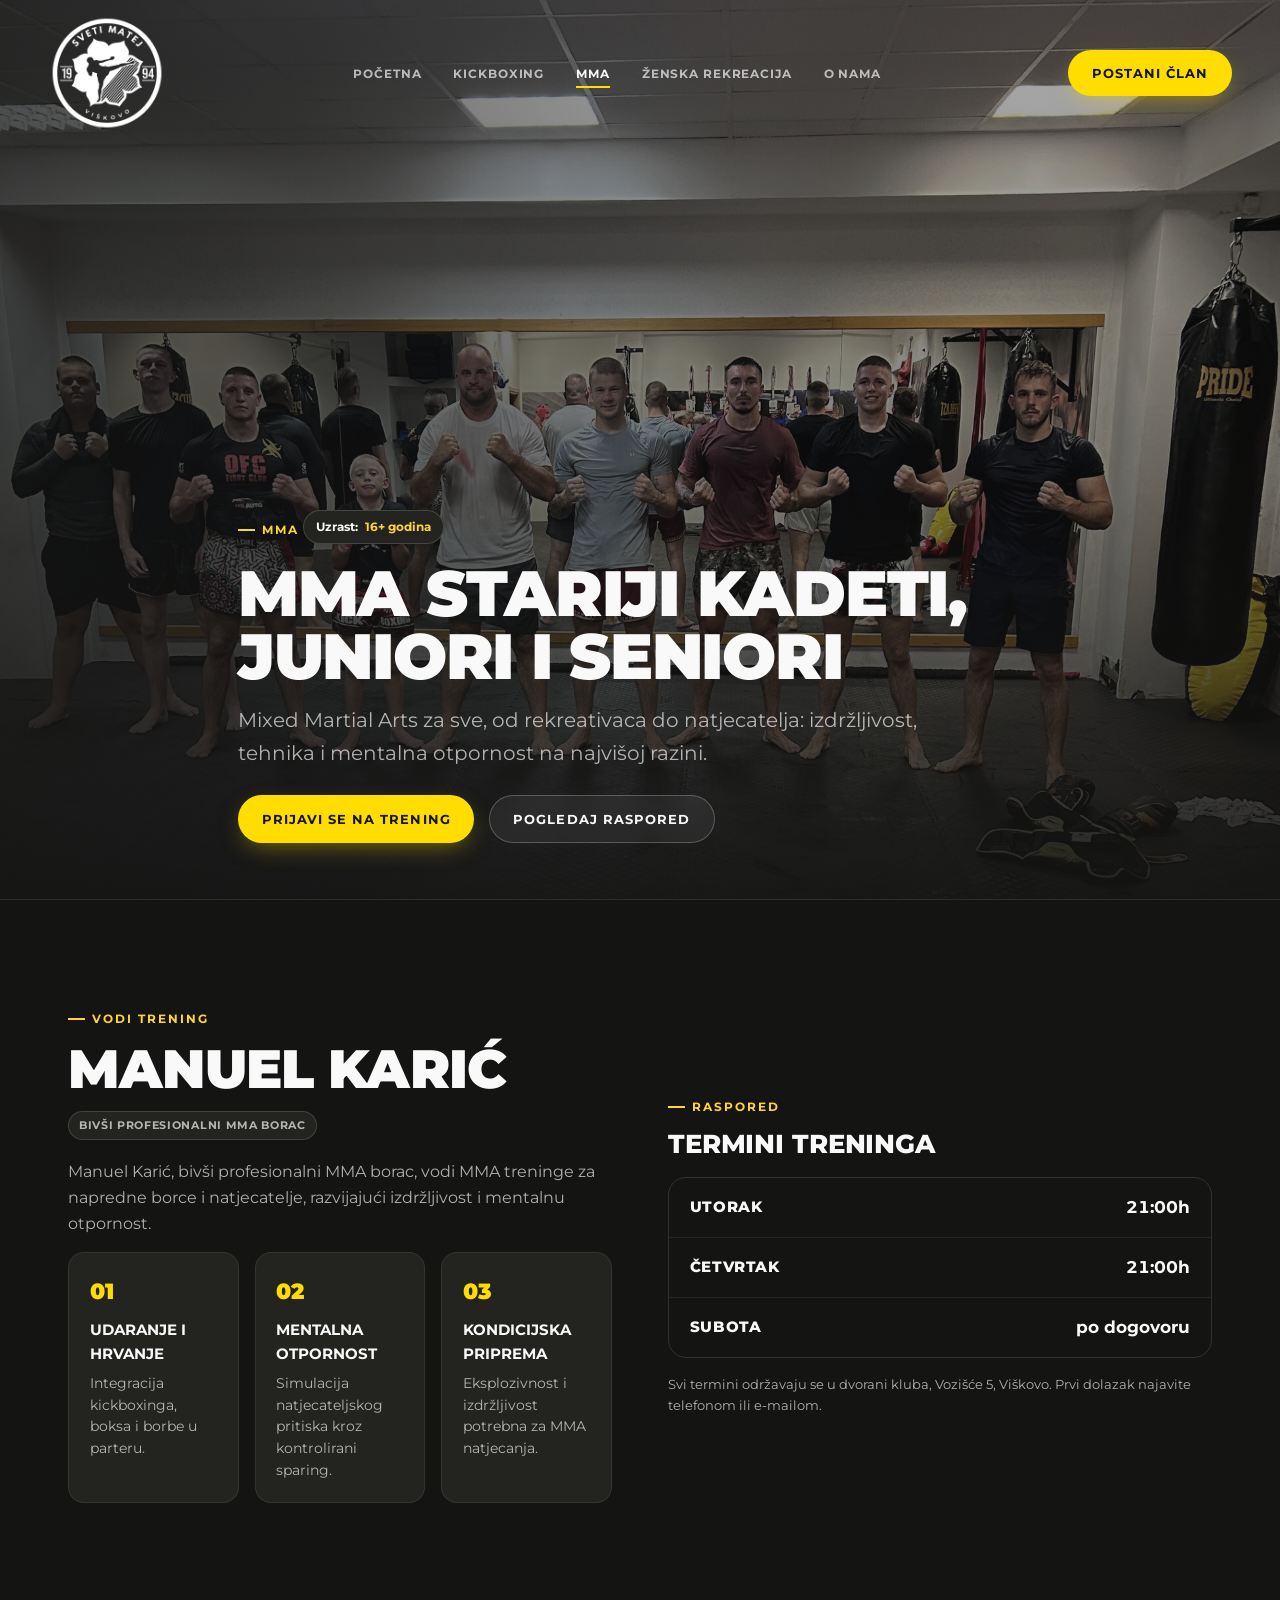
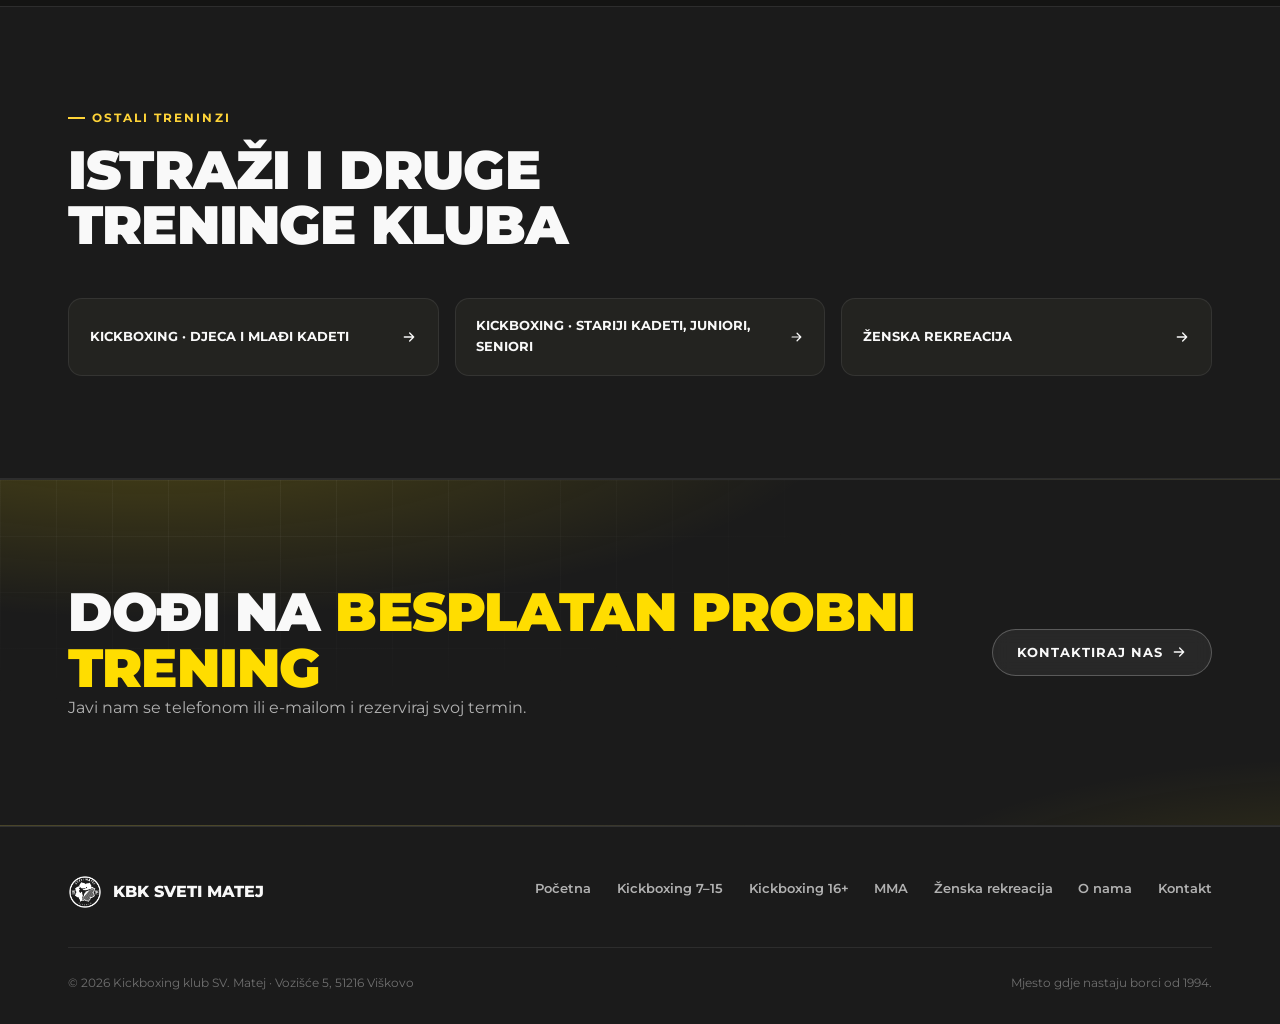
<file: mma/index.html>
<!doctype html>
<html lang="hr">
<head>
<meta charset="UTF-8">
<meta name="viewport" content="width=device-width, initial-scale=1, viewport-fit=cover">
<title>MMA stariji kadeti, juniori i seniori · KBK Sveti Matej</title>
<meta name="description" content="MMA trening za napredne borce i natjecatelje (16+) u Viškovu, pod vodstvom Manuela Karića.">
<link rel="canonical" href="https://kbksvmatej.com/mma/">
<meta property="og:type" content="website">
<meta property="og:title" content="MMA stariji kadeti, juniori i seniori · KBK Sveti Matej">
<meta property="og:description" content="MMA trening za napredne borce i natjecatelje (16+) u Viškovu, pod vodstvom Manuela Karića.">
<meta property="og:url" content="https://kbksvmatej.com/mma/">
<meta property="og:image" content="https://kbksvmatej.com/assets/img/pads-sparring-lg.jpg">
<meta property="og:locale" content="hr_HR">
<meta name="theme-color" content="#141413">
<link rel="icon" href="/favicon.ico" sizes="any">
<link rel="icon" type="image/png" sizes="512x512" href="/assets/img/favicon-512.png">
<link rel="icon" type="image/png" sizes="192x192" href="/assets/img/favicon-192.png">
<link rel="apple-touch-icon" sizes="180x180" href="/assets/img/apple-touch-icon.png">
<link rel="preconnect" href="https://fonts.googleapis.com">
<link rel="preconnect" href="https://fonts.gstatic.com" crossorigin>
<link href="https://fonts.googleapis.com/css2?family=Montserrat:wght@400;500;600;700;800;900&display=swap" rel="stylesheet">
<link rel="stylesheet" href="/css/style.css">

</head>
<body>
<nav class="site-nav">
  <a href="/" class="brand">
    <img src="/assets/img/logo-white.png" alt="KBK Sveti Matej logo">
  </a>
  <ul class="nav-links">
    <li><a href="/" class="">Početna</a></li>
<li class="has-dropdown">
              <a href="/kickboxing-16/" class="">Kickboxing</a>
              <div class="dropdown"><ul>
                <li><a href="/kickboxing-djeca/">Djeca i mlađi kadeti <small style="display:block;color:var(--white-faint);font-weight:500;text-transform:none;">7–15 godina</small></a></li>
                <li><a href="/kickboxing-16/">Stariji kadeti, juniori, seniori <small style="display:block;color:var(--white-faint);font-weight:500;text-transform:none;">16+ godina</small></a></li>
              </ul></div>
            </li>
<li><a href="/mma/" class=" active">MMA</a></li>
<li><a href="/zenska-rekreacija/" class="">Ženska rekreacija</a></li>
<li><a href="/o-nama/" class="">O nama</a></li>
  </ul>
  <a href="/#kontakt" class="btn btn-primary nav-cta">Postani član</a>
  <button class="hamburger" aria-label="Izbornik" aria-expanded="false">
    <span></span><span></span><span></span>
  </button>
</nav>
<div class="mobile-menu">
  <a href="/">Početna</a>
  <a href="/kickboxing-djeca/">Kickboxing 7–15</a>
  <a href="/kickboxing-16/">Kickboxing 16+</a>
  <a href="/mma/">MMA</a>
  <a href="/zenska-rekreacija/">Ženska rekreacija</a>
  <a href="/o-nama/">O nama</a>
  <div class="mm-foot">
    <a href="/#kontakt" class="btn btn-primary">Postani član</a>
    <a href="tel:+385993130725" style="font-weight:700;">+385 99 3130 725</a>
  </div>
</div>

<section class="mini-hero">
  <div class="mini-hero-bg"><img src="/assets/img/hero-mma-lg.jpg" alt="" style="object-position:50% 18%;"></div>
  <div class="mini-hero-inner container">
    <span class="eyebrow">MMA</span>
    <div class="age-badge">Uzrast: <b>16+ godina</b></div>
    <h1 style="font-size:clamp(2.2rem,6.4vw,4rem);">MMA stariji kadeti, juniori i seniori</h1>
    <p class="lede" style="margin-top:1rem;">Mixed Martial Arts za sve, od rekreativaca do natjecatelja: izdržljivost, tehnika i mentalna otpornost na najvišoj razini.</p>
    <div class="hero-actions" style="margin-top:1.6rem;">
      <a href="/#kontakt" class="btn btn-primary">Prijavi se na trening</a>
      <a href="#raspored" class="btn btn-ghost">Pogledaj raspored</a>
    </div>
  </div>
</section>

<section>
  <div class="container">
    <div class="split">
      <div class="reveal">
        <span class="eyebrow">Vodi trening</span>
        <h2 style="margin-top:.8rem;">Manuel Karić</h2>
        <span class="pill" style="margin-top:.9rem;display:inline-flex;">Bivši profesionalni MMA borac</span>
        <p class="text-body" style="margin-top:1.2rem;">Manuel Karić, bivši profesionalni MMA borac, vodi MMA treninge za napredne borce i natjecatelje, razvijajući izdržljivost i mentalnu otpornost.</p>
        <div class="focus-grid stagger">
          <div class="focus-item reveal" style="--i:0">
          <span class="n">01</span><h4>Udaranje i hrvanje</h4><p>Integracija kickboxinga, boksa i borbe u parteru.</p>
        </div>
<div class="focus-item reveal" style="--i:1">
          <span class="n">02</span><h4>Mentalna otpornost</h4><p>Simulacija natjecateljskog pritiska kroz kontrolirani sparing.</p>
        </div>
<div class="focus-item reveal" style="--i:2">
          <span class="n">03</span><h4>Kondicijska priprema</h4><p>Eksplozivnost i izdržljivost potrebna za MMA natjecanja.</p>
        </div>

        </div>
      </div>
      <div class="reveal" id="raspored" style="transition-delay:120ms;">
        <span class="eyebrow">Raspored</span>
        <h3 style="margin:.8rem 0 1.2rem;">Termini treninga</h3>
        <div class="schedule">
          <div class="schedule-row" data-day="utorak">
          <div class="day">Utorak</div>
          <div class="time">21:00h</div>
        </div>
<div class="schedule-row" data-day="cetvrtak">
          <div class="day">Četvrtak</div>
          <div class="time">21:00h</div>
        </div>
<div class="schedule-row" data-day="subota">
          <div class="day">Subota</div>
          <div class="time">po dogovoru</div>
        </div>

        </div>
        <p class="text-body" style="margin-top:1rem;font-size:.82rem;">Svi termini održavaju se u dvorani kluba, Vozišće 5, Viškovo. Prvi dolazak najavite telefonom ili e-mailom.</p>
      </div>
    </div>
  </div>
</section>

<section style="background:var(--black-2);border-top:1px solid rgba(249,249,249,.08);border-bottom:1px solid rgba(249,249,249,.08);">
  <div class="container">
    <div class="section-head reveal">
      <span class="eyebrow">Ostali treninzi</span>
      <h2>Istraži i druge treninge kluba</h2>
    </div>
    <div class="crosslinks reveal">
      <a class="crosslink" href="/kickboxing-djeca/">Kickboxing · Djeca i mlađi kadeti <svg width="16" height="16" viewBox="0 0 24 24" fill="none"><path d="M5 12H19M19 12L13 6M19 12L13 18" stroke="currentColor" stroke-width="2" stroke-linecap="round" stroke-linejoin="round"/></svg></a>
<a class="crosslink" href="/kickboxing-16/">Kickboxing · Stariji kadeti, juniori, seniori <svg width="16" height="16" viewBox="0 0 24 24" fill="none"><path d="M5 12H19M19 12L13 6M19 12L13 18" stroke="currentColor" stroke-width="2" stroke-linecap="round" stroke-linejoin="round"/></svg></a>
<a class="crosslink" href="/zenska-rekreacija/">Ženska rekreacija <svg width="16" height="16" viewBox="0 0 24 24" fill="none"><path d="M5 12H19M19 12L13 6M19 12L13 18" stroke="currentColor" stroke-width="2" stroke-linecap="round" stroke-linejoin="round"/></svg></a>

    </div>
  </div>
</section>

<section class="cta-band">
  <div class="container">
    <div>
      <h2>Dođi na <span class="accent">besplatan probni trening</span></h2>
      <p>Javi nam se telefonom ili e-mailom i rezerviraj svoj termin.</p>
    </div>
    <a href="/#kontakt" class="btn btn-ghost">Kontaktiraj nas <svg width="16" height="16" viewBox="0 0 24 24" fill="none"><path d="M5 12H19M19 12L13 6M19 12L13 18" stroke="currentColor" stroke-width="2" stroke-linecap="round" stroke-linejoin="round"/></svg></a>
  </div>
</section>

<footer>
  <div class="container">
    <div class="foot-top">
      <a href="/" class="foot-brand"><img src="/assets/img/logo-white.png" alt="KBK Sveti Matej logo">KBK Sveti Matej</a>
      <ul class="foot-links">
        <li><a href="/">Početna</a></li>
        <li><a href="/kickboxing-djeca/">Kickboxing 7–15</a></li>
        <li><a href="/kickboxing-16/">Kickboxing 16+</a></li>
        <li><a href="/mma/">MMA</a></li>
        <li><a href="/zenska-rekreacija/">Ženska rekreacija</a></li>
        <li><a href="/o-nama/">O nama</a></li>
        <li><a href="/#kontakt">Kontakt</a></li>
      </ul>
    </div>
    <div class="foot-bottom">
      <span>&copy; <span id="year"></span> Kickboxing klub SV. Matej · Vozišće 5, 51216 Viškovo</span>
      <span>Mjesto gdje nastaju borci od 1994.</span>
    </div>
  </div>
</footer>
<button class="back-to-top" aria-label="Povratak na vrh">
  <svg width="18" height="18" viewBox="0 0 24 24" fill="none"><path d="M12 19V5M12 5L5 12M12 5L19 12" stroke="#141413" stroke-width="2.2" stroke-linecap="round" stroke-linejoin="round"/></svg>
</button>
<script>document.getElementById('year').textContent = new Date().getFullYear();</script>
<script src="/js/main.js"></script>
</body>
</html>
</file>
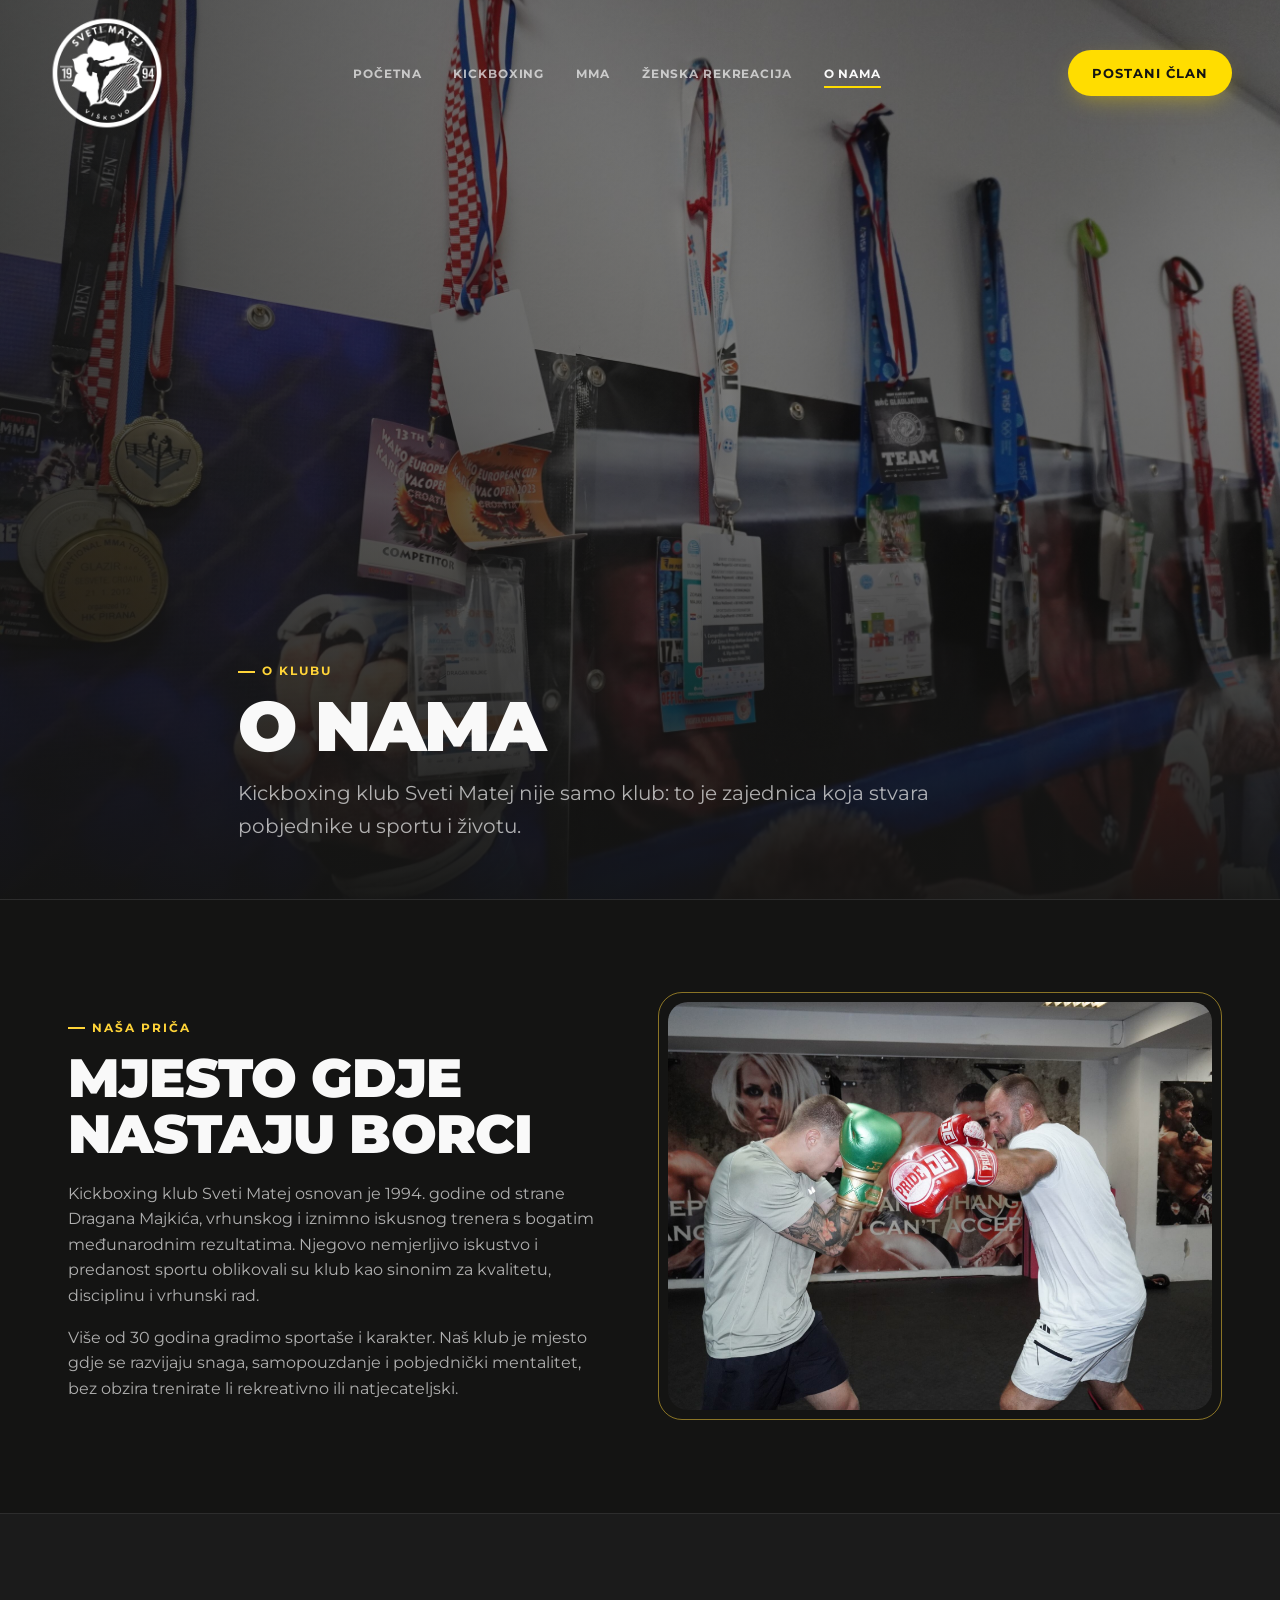
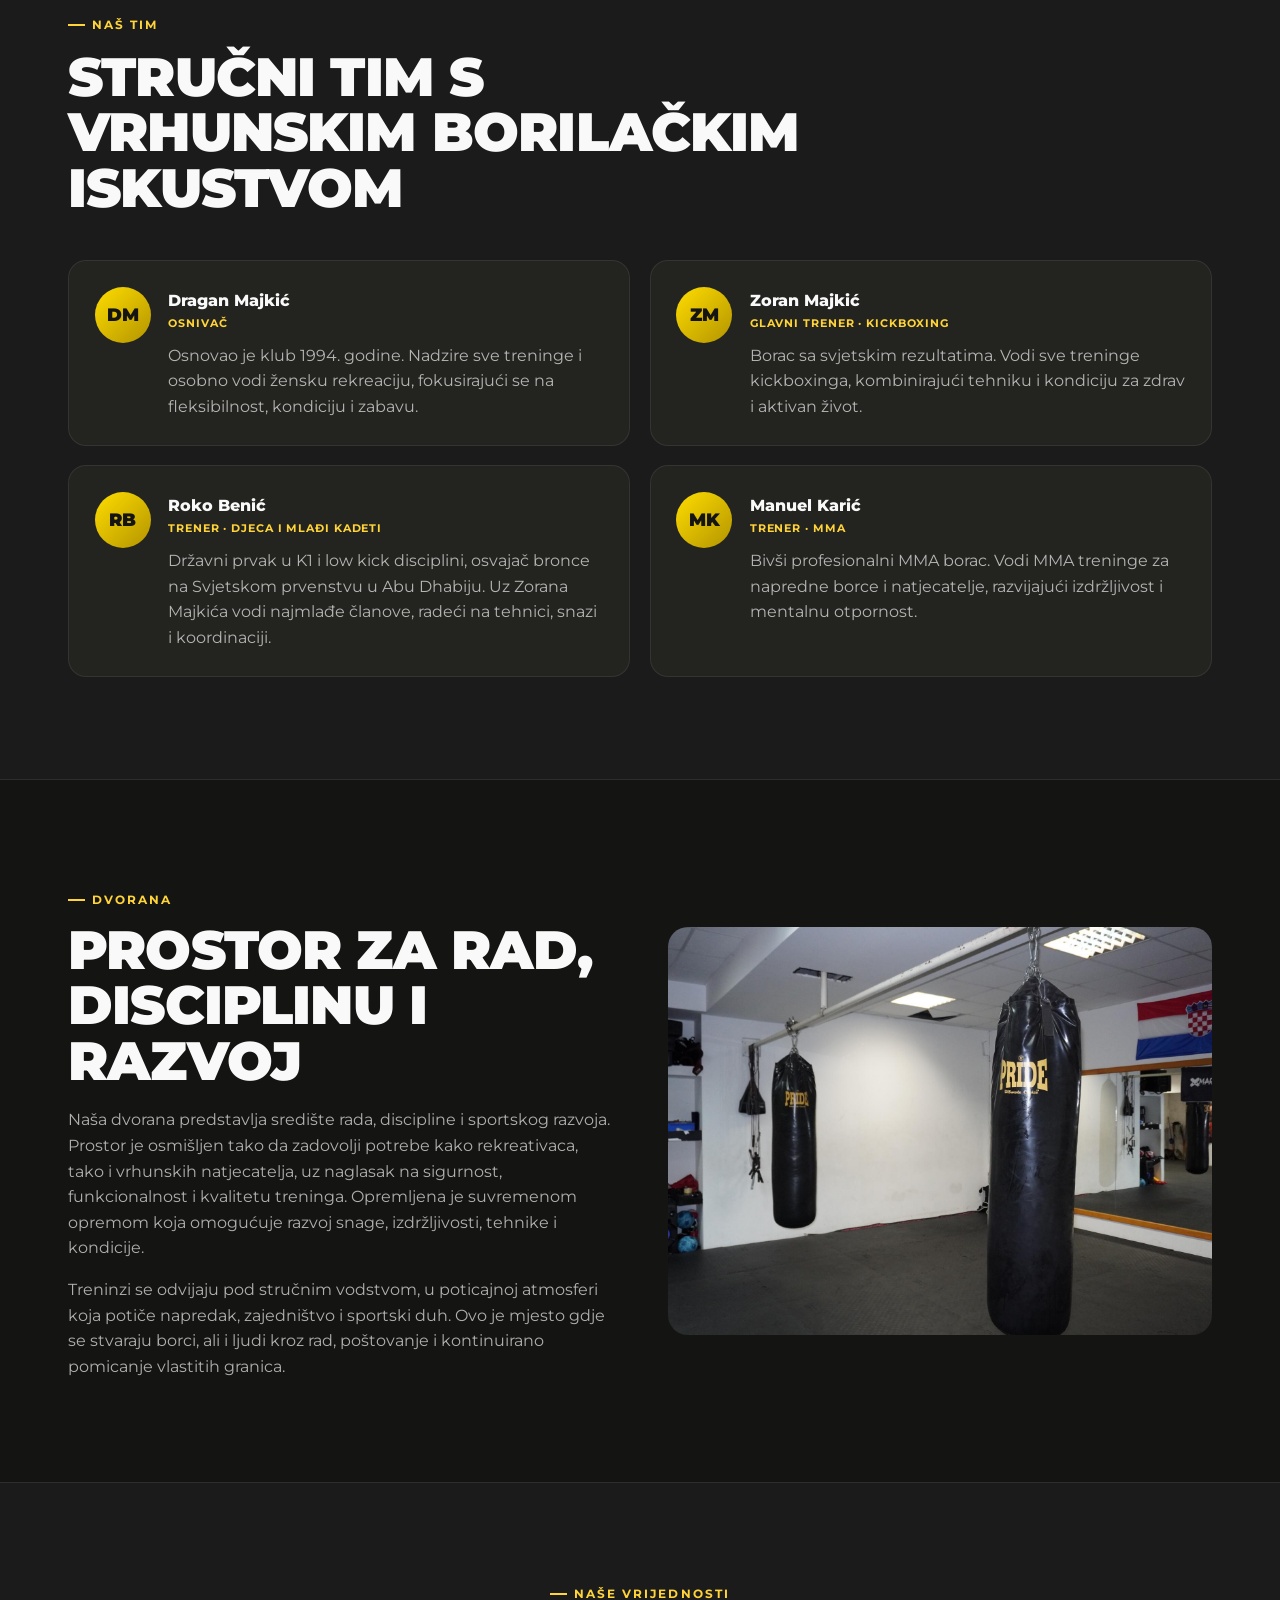
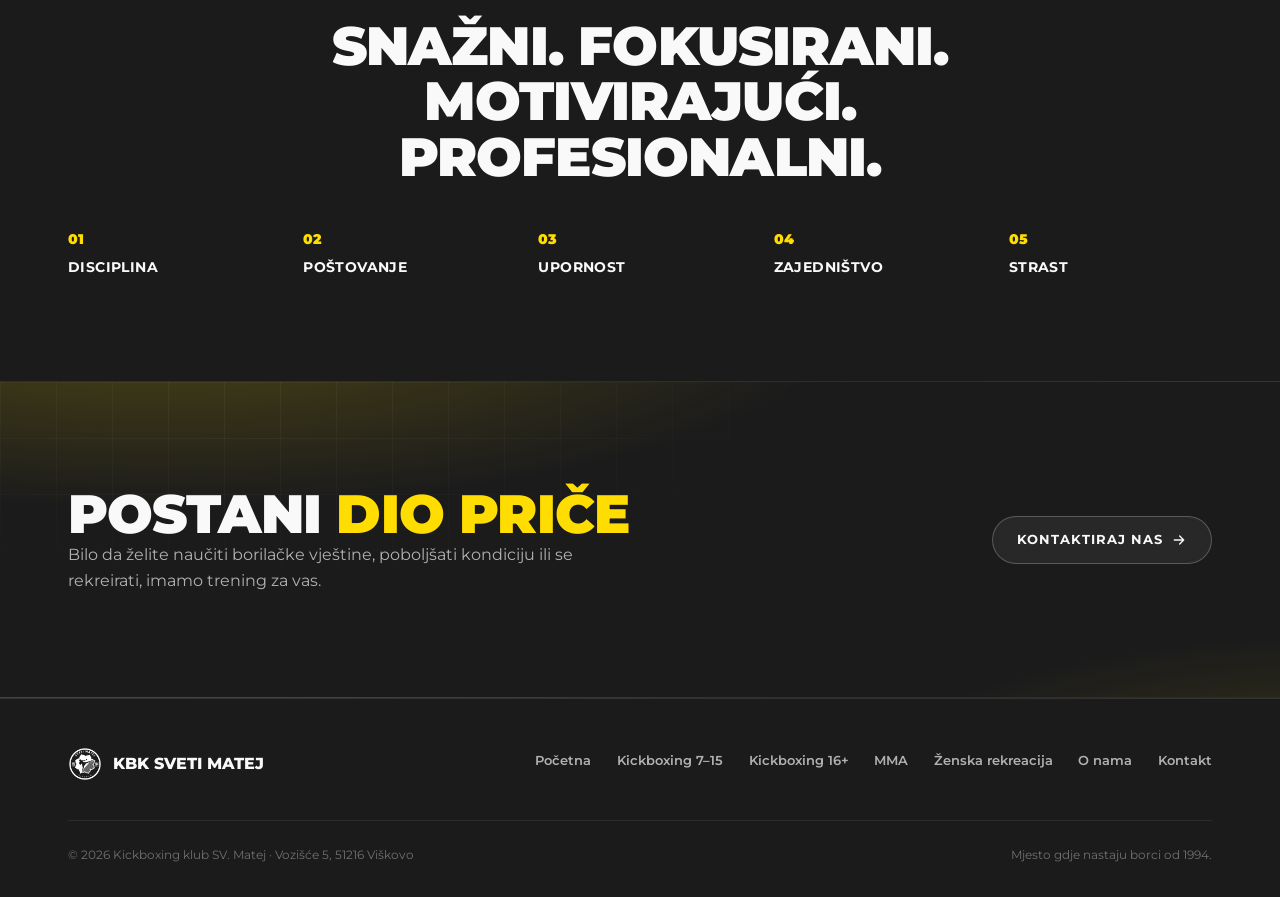
<file: o-nama/index.html>
<!doctype html>
<html lang="hr">
<head>
<meta charset="UTF-8">
<meta name="viewport" content="width=device-width, initial-scale=1, viewport-fit=cover">
<title>O nama · KBK Sveti Matej Viškovo</title>
<meta name="description" content="Kickboxing klub Sveti Matej osnovan je 1994. godine. Upoznajte našu priču, trenere i dvoranu u Viškovu.">
<link rel="canonical" href="https://kbksvmatej.com/o-nama/">
<meta property="og:type" content="website">
<meta property="og:title" content="O nama · KBK Sveti Matej Viškovo">
<meta property="og:description" content="Kickboxing klub Sveti Matej osnovan je 1994. godine. Upoznajte našu priču, trenere i dvoranu u Viškovu.">
<meta property="og:url" content="https://kbksvmatej.com/o-nama/">
<meta property="og:image" content="https://kbksvmatej.com/assets/img/hero-onama-lg.jpg">
<meta property="og:locale" content="hr_HR">
<meta name="theme-color" content="#141413">
<link rel="icon" href="/favicon.ico" sizes="any">
<link rel="icon" type="image/png" sizes="512x512" href="/assets/img/favicon-512.png">
<link rel="icon" type="image/png" sizes="192x192" href="/assets/img/favicon-192.png">
<link rel="apple-touch-icon" sizes="180x180" href="/assets/img/apple-touch-icon.png">
<link rel="preconnect" href="https://fonts.googleapis.com">
<link rel="preconnect" href="https://fonts.gstatic.com" crossorigin>
<link href="https://fonts.googleapis.com/css2?family=Montserrat:wght@400;500;600;700;800;900&display=swap" rel="stylesheet">
<link rel="stylesheet" href="/css/style.css">

</head>
<body>
<nav class="site-nav">
  <a href="/" class="brand">
    <img src="/assets/img/logo-white.png" alt="KBK Sveti Matej logo">
  </a>
  <ul class="nav-links">
    <li><a href="/" class="">Početna</a></li>
<li class="has-dropdown">
              <a href="/kickboxing-16/" class="">Kickboxing</a>
              <div class="dropdown"><ul>
                <li><a href="/kickboxing-djeca/">Djeca i mlađi kadeti <small style="display:block;color:var(--white-faint);font-weight:500;text-transform:none;">7–15 godina</small></a></li>
                <li><a href="/kickboxing-16/">Stariji kadeti, juniori, seniori <small style="display:block;color:var(--white-faint);font-weight:500;text-transform:none;">16+ godina</small></a></li>
              </ul></div>
            </li>
<li><a href="/mma/" class="">MMA</a></li>
<li><a href="/zenska-rekreacija/" class="">Ženska rekreacija</a></li>
<li><a href="/o-nama/" class=" active">O nama</a></li>
  </ul>
  <a href="/#kontakt" class="btn btn-primary nav-cta">Postani član</a>
  <button class="hamburger" aria-label="Izbornik" aria-expanded="false">
    <span></span><span></span><span></span>
  </button>
</nav>
<div class="mobile-menu">
  <a href="/">Početna</a>
  <a href="/kickboxing-djeca/">Kickboxing 7–15</a>
  <a href="/kickboxing-16/">Kickboxing 16+</a>
  <a href="/mma/">MMA</a>
  <a href="/zenska-rekreacija/">Ženska rekreacija</a>
  <a href="/o-nama/">O nama</a>
  <div class="mm-foot">
    <a href="/#kontakt" class="btn btn-primary">Postani član</a>
    <a href="tel:+385993130725" style="font-weight:700;">+385 99 3130 725</a>
  </div>
</div>

<section class="mini-hero">
  <div class="mini-hero-bg"><img src="/assets/img/hero-onama-lg.jpg" alt=""></div>
  <div class="mini-hero-inner container">
    <span class="eyebrow">O klubu</span>
    <h1 style="font-size:clamp(2.4rem,7vw,4.4rem);margin-top:.7rem;">O nama</h1>
    <p class="lede" style="margin-top:1rem;">Kickboxing klub Sveti Matej nije samo klub: to je zajednica koja stvara pobjednike u sportu i životu.</p>
  </div>
</section>

<section>
  <div class="container">
    <div class="split">
      <div class="reveal">
        <span class="eyebrow">Naša priča</span>
        <h2 style="margin-top:.8rem;">Mjesto gdje nastaju borci</h2>
        <p class="text-body" style="margin-top:1.2rem;">Kickboxing klub Sveti Matej osnovan je 1994. godine od strane Dragana Majkića, vrhunskog i iznimno iskusnog trenera s bogatim međunarodnim rezultatima. Njegovo nemjerljivo iskustvo i predanost sportu oblikovali su klub kao sinonim za kvalitetu, disciplinu i vrhunski rad.</p>
        <p class="text-body" style="margin-top:1rem;">Više od 30 godina gradimo sportaše i karakter. Naš klub je mjesto gdje se razvijaju snaga, samopouzdanje i pobjednički mentalitet, bez obzira trenirate li rekreativno ili natjecateljski.</p>
      </div>
      <div class="reveal figure-frame" style="transition-delay:120ms;">
        <img src="/assets/img/pads-sparring-lg.jpg" alt="Sparing trening u dvorani kluba">
      </div>
    </div>
  </div>
</section>

<section style="background:var(--black-2);border-top:1px solid rgba(249,249,249,.08);border-bottom:1px solid rgba(249,249,249,.08);">
  <div class="container">
    <div class="section-head reveal">
      <span class="eyebrow">Naš tim</span>
      <h2>Stručni tim s vrhunskim borilačkim iskustvom</h2>
    </div>
    <div class="coach-grid stagger">
      <div class="coach-card reveal" style="--i:0">
        <div class="coach-avatar">DM</div>
        <div>
          <h4>Dragan Majkić</h4>
          <span class="role">Osnivač</span>
          <p class="text-body">Osnovao je klub 1994. godine. Nadzire sve treninge i osobno vodi žensku rekreaciju, fokusirajući se na fleksibilnost, kondiciju i zabavu.</p>
        </div>
      </div>
      <div class="coach-card reveal" style="--i:1">
        <div class="coach-avatar">ZM</div>
        <div>
          <h4>Zoran Majkić</h4>
          <span class="role">Glavni trener &middot; Kickboxing</span>
          <p class="text-body">Borac sa svjetskim rezultatima. Vodi sve treninge kickboxinga, kombinirajući tehniku i kondiciju za zdrav i aktivan život.</p>
        </div>
      </div>
      <div class="coach-card reveal" style="--i:2">
        <div class="coach-avatar">RB</div>
        <div>
          <h4>Roko Benić</h4>
          <span class="role">Trener &middot; Djeca i mlađi kadeti</span>
          <p class="text-body">Državni prvak u K1 i low kick disciplini, osvajač bronce na Svjetskom prvenstvu u Abu Dhabiju. Uz Zorana Majkića vodi najmlađe članove, radeći na tehnici, snazi i koordinaciji.</p>
        </div>
      </div>
      <div class="coach-card reveal" style="--i:3">
        <div class="coach-avatar">MK</div>
        <div>
          <h4>Manuel Karić</h4>
          <span class="role">Trener &middot; MMA</span>
          <p class="text-body">Bivši profesionalni MMA borac. Vodi MMA treninge za napredne borce i natjecatelje, razvijajući izdržljivost i mentalnu otpornost.</p>
        </div>
      </div>
    </div>
  </div>
</section>

<section>
  <div class="container">
    <div class="split rev">
      <div class="reveal">
        <img src="/assets/img/dvorana-lg.jpg" alt="Dvorana kluba KBK Sveti Matej">
      </div>
      <div class="reveal" style="transition-delay:120ms;">
        <span class="eyebrow">Dvorana</span>
        <h2 style="margin-top:.8rem;">Prostor za rad, disciplinu i razvoj</h2>
        <p class="text-body" style="margin-top:1.2rem;">Naša dvorana predstavlja središte rada, discipline i sportskog razvoja. Prostor je osmišljen tako da zadovolji potrebe kako rekreativaca, tako i vrhunskih natjecatelja, uz naglasak na sigurnost, funkcionalnost i kvalitetu treninga. Opremljena je suvremenom opremom koja omogućuje razvoj snage, izdržljivosti, tehnike i kondicije.</p>
        <p class="text-body" style="margin-top:1rem;">Treninzi se odvijaju pod stručnim vodstvom, u poticajnoj atmosferi koja potiče napredak, zajedništvo i sportski duh. Ovo je mjesto gdje se stvaraju borci, ali i ljudi kroz rad, poštovanje i kontinuirano pomicanje vlastitih granica.</p>
      </div>
    </div>
  </div>
</section>

<section style="background:var(--black-2);border-top:1px solid rgba(249,249,249,.08);">
  <div class="container">
    <div class="section-head reveal center">
      <span class="eyebrow center">Naše vrijednosti</span>
      <h2>Snažni. Fokusirani. Motivirajući. Profesionalni.</h2>
    </div>
    <ul class="value-list reveal">
      <li><span class="num">01</span><b>Disciplina</b></li>
      <li><span class="num">02</span><b>Poštovanje</b></li>
      <li><span class="num">03</span><b>Upornost</b></li>
      <li><span class="num">04</span><b>Zajedništvo</b></li>
      <li><span class="num">05</span><b>Strast</b></li>
    </ul>
  </div>
</section>

<section class="cta-band">
  <div class="container">
    <div>
      <h2>Postani <span class="accent">dio priče</span></h2>
      <p>Bilo da želite naučiti borilačke vještine, poboljšati kondiciju ili se rekreirati, imamo trening za vas.</p>
    </div>
    <a href="/#kontakt" class="btn btn-ghost">Kontaktiraj nas <svg width="16" height="16" viewBox="0 0 24 24" fill="none"><path d="M5 12H19M19 12L13 6M19 12L13 18" stroke="currentColor" stroke-width="2" stroke-linecap="round" stroke-linejoin="round"/></svg></a>
  </div>
</section>

<footer>
  <div class="container">
    <div class="foot-top">
      <a href="/" class="foot-brand"><img src="/assets/img/logo-white.png" alt="KBK Sveti Matej logo">KBK Sveti Matej</a>
      <ul class="foot-links">
        <li><a href="/">Početna</a></li>
        <li><a href="/kickboxing-djeca/">Kickboxing 7–15</a></li>
        <li><a href="/kickboxing-16/">Kickboxing 16+</a></li>
        <li><a href="/mma/">MMA</a></li>
        <li><a href="/zenska-rekreacija/">Ženska rekreacija</a></li>
        <li><a href="/o-nama/">O nama</a></li>
        <li><a href="/#kontakt">Kontakt</a></li>
      </ul>
    </div>
    <div class="foot-bottom">
      <span>&copy; <span id="year"></span> Kickboxing klub SV. Matej · Vozišće 5, 51216 Viškovo</span>
      <span>Mjesto gdje nastaju borci od 1994.</span>
    </div>
  </div>
</footer>
<button class="back-to-top" aria-label="Povratak na vrh">
  <svg width="18" height="18" viewBox="0 0 24 24" fill="none"><path d="M12 19V5M12 5L5 12M12 5L19 12" stroke="#141413" stroke-width="2.2" stroke-linecap="round" stroke-linejoin="round"/></svg>
</button>
<script>document.getElementById('year').textContent = new Date().getFullYear();</script>
<script src="/js/main.js"></script>
</body>
</html>
</file>
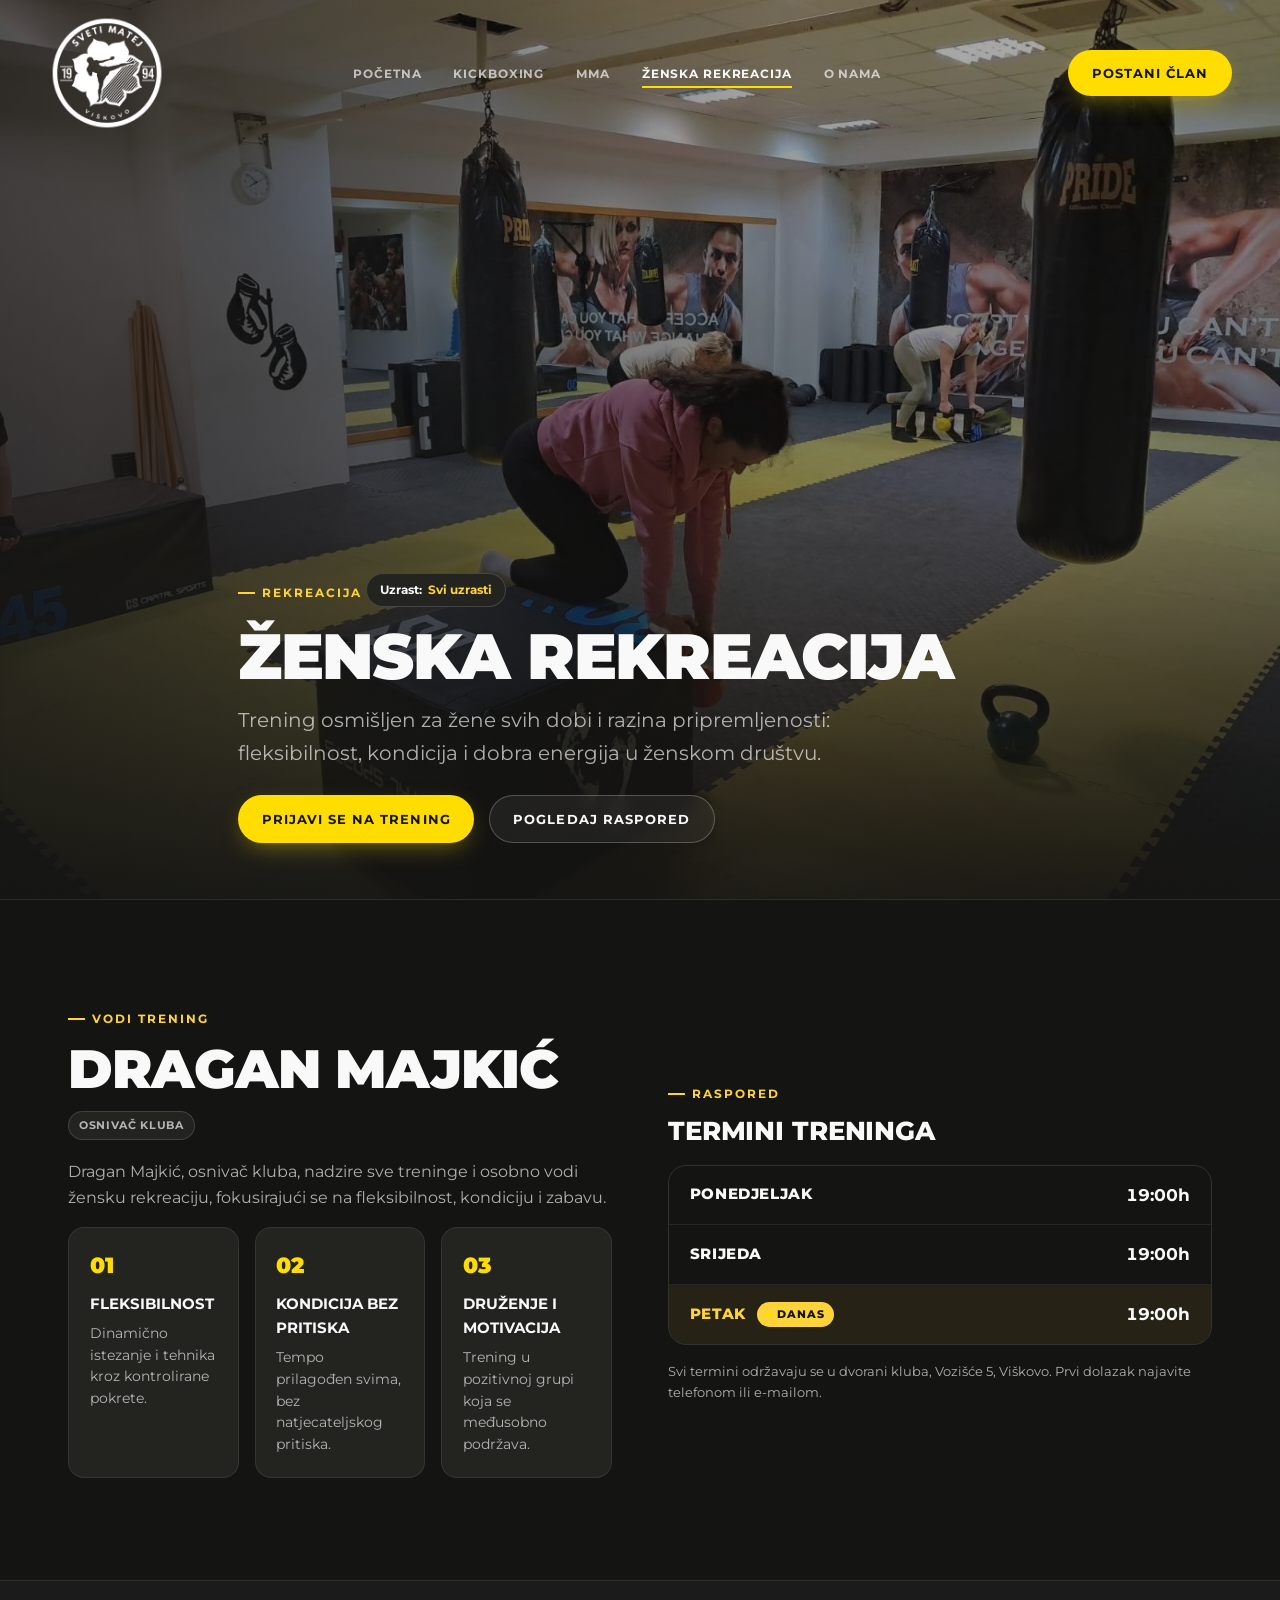
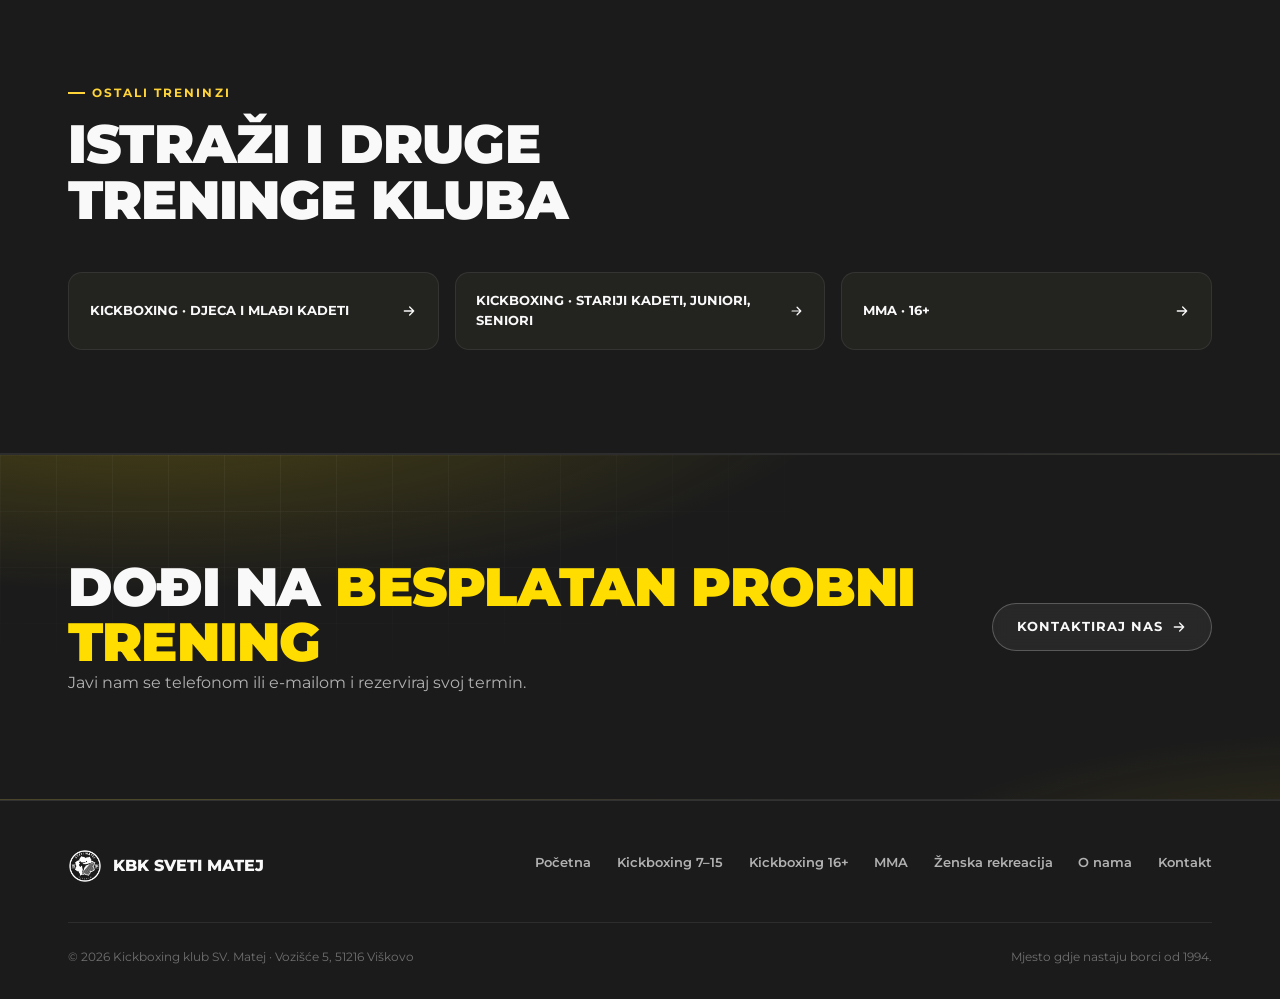
<file: zenska-rekreacija/index.html>
<!doctype html>
<html lang="hr">
<head>
<meta charset="UTF-8">
<meta name="viewport" content="width=device-width, initial-scale=1, viewport-fit=cover">
<title>Ženska rekreacija · KBK Sveti Matej</title>
<meta name="description" content="Ženska rekreacija u Viškovu za sve uzraste: fleksibilnost, kondicija i druženje pod vodstvom Dragana Majkića.">
<link rel="canonical" href="https://kbksvmatej.com/zenska-rekreacija/">
<meta property="og:type" content="website">
<meta property="og:title" content="Ženska rekreacija · KBK Sveti Matej">
<meta property="og:description" content="Ženska rekreacija u Viškovu za sve uzraste: fleksibilnost, kondicija i druženje pod vodstvom Dragana Majkića.">
<meta property="og:url" content="https://kbksvmatej.com/zenska-rekreacija/">
<meta property="og:image" content="https://kbksvmatej.com/assets/img/gloves-hanging-lg.jpg">
<meta property="og:locale" content="hr_HR">
<meta name="theme-color" content="#141413">
<link rel="icon" href="/favicon.ico" sizes="any">
<link rel="icon" type="image/png" sizes="512x512" href="/assets/img/favicon-512.png">
<link rel="icon" type="image/png" sizes="192x192" href="/assets/img/favicon-192.png">
<link rel="apple-touch-icon" sizes="180x180" href="/assets/img/apple-touch-icon.png">
<link rel="preconnect" href="https://fonts.googleapis.com">
<link rel="preconnect" href="https://fonts.gstatic.com" crossorigin>
<link href="https://fonts.googleapis.com/css2?family=Montserrat:wght@400;500;600;700;800;900&display=swap" rel="stylesheet">
<link rel="stylesheet" href="/css/style.css">

</head>
<body>
<nav class="site-nav">
  <a href="/" class="brand">
    <img src="/assets/img/logo-white.png" alt="KBK Sveti Matej logo">
  </a>
  <ul class="nav-links">
    <li><a href="/" class="">Početna</a></li>
<li class="has-dropdown">
              <a href="/kickboxing-16/" class="">Kickboxing</a>
              <div class="dropdown"><ul>
                <li><a href="/kickboxing-djeca/">Djeca i mlađi kadeti <small style="display:block;color:var(--white-faint);font-weight:500;text-transform:none;">7–15 godina</small></a></li>
                <li><a href="/kickboxing-16/">Stariji kadeti, juniori, seniori <small style="display:block;color:var(--white-faint);font-weight:500;text-transform:none;">16+ godina</small></a></li>
              </ul></div>
            </li>
<li><a href="/mma/" class="">MMA</a></li>
<li><a href="/zenska-rekreacija/" class=" active">Ženska rekreacija</a></li>
<li><a href="/o-nama/" class="">O nama</a></li>
  </ul>
  <a href="/#kontakt" class="btn btn-primary nav-cta">Postani član</a>
  <button class="hamburger" aria-label="Izbornik" aria-expanded="false">
    <span></span><span></span><span></span>
  </button>
</nav>
<div class="mobile-menu">
  <a href="/">Početna</a>
  <a href="/kickboxing-djeca/">Kickboxing 7–15</a>
  <a href="/kickboxing-16/">Kickboxing 16+</a>
  <a href="/mma/">MMA</a>
  <a href="/zenska-rekreacija/">Ženska rekreacija</a>
  <a href="/o-nama/">O nama</a>
  <div class="mm-foot">
    <a href="/#kontakt" class="btn btn-primary">Postani član</a>
    <a href="tel:+385993130725" style="font-weight:700;">+385 99 3130 725</a>
  </div>
</div>

<section class="mini-hero">
  <div class="mini-hero-bg"><img src="/assets/img/hero-zenska-lg.jpg" alt="" style="object-position:50% 50%;"></div>
  <div class="mini-hero-inner container">
    <span class="eyebrow">Rekreacija</span>
    <div class="age-badge">Uzrast: <b>Svi uzrasti</b></div>
    <h1 style="font-size:clamp(2.2rem,6.4vw,4rem);">Ženska rekreacija</h1>
    <p class="lede" style="margin-top:1rem;">Trening osmišljen za žene svih dobi i razina pripremljenosti: fleksibilnost, kondicija i dobra energija u ženskom društvu.</p>
    <div class="hero-actions" style="margin-top:1.6rem;">
      <a href="/#kontakt" class="btn btn-primary">Prijavi se na trening</a>
      <a href="#raspored" class="btn btn-ghost">Pogledaj raspored</a>
    </div>
  </div>
</section>

<section>
  <div class="container">
    <div class="split">
      <div class="reveal">
        <span class="eyebrow">Vodi trening</span>
        <h2 style="margin-top:.8rem;">Dragan Majkić</h2>
        <span class="pill" style="margin-top:.9rem;display:inline-flex;">Osnivač kluba</span>
        <p class="text-body" style="margin-top:1.2rem;">Dragan Majkić, osnivač kluba, nadzire sve treninge i osobno vodi žensku rekreaciju, fokusirajući se na fleksibilnost, kondiciju i zabavu.</p>
        <div class="focus-grid stagger">
          <div class="focus-item reveal" style="--i:0">
          <span class="n">01</span><h4>Fleksibilnost</h4><p>Dinamično istezanje i tehnika kroz kontrolirane pokrete.</p>
        </div>
<div class="focus-item reveal" style="--i:1">
          <span class="n">02</span><h4>Kondicija bez pritiska</h4><p>Tempo prilagođen svima, bez natjecateljskog pritiska.</p>
        </div>
<div class="focus-item reveal" style="--i:2">
          <span class="n">03</span><h4>Druženje i motivacija</h4><p>Trening u pozitivnoj grupi koja se međusobno podržava.</p>
        </div>

        </div>
      </div>
      <div class="reveal" id="raspored" style="transition-delay:120ms;">
        <span class="eyebrow">Raspored</span>
        <h3 style="margin:.8rem 0 1.2rem;">Termini treninga</h3>
        <div class="schedule">
          <div class="schedule-row" data-day="ponedjeljak">
          <div class="day">Ponedjeljak</div>
          <div class="time">19:00h</div>
        </div>
<div class="schedule-row" data-day="srijeda">
          <div class="day">Srijeda</div>
          <div class="time">19:00h</div>
        </div>
<div class="schedule-row" data-day="petak">
          <div class="day">Petak</div>
          <div class="time">19:00h</div>
        </div>

        </div>
        <p class="text-body" style="margin-top:1rem;font-size:.82rem;">Svi termini održavaju se u dvorani kluba, Vozišće 5, Viškovo. Prvi dolazak najavite telefonom ili e-mailom.</p>
      </div>
    </div>
  </div>
</section>

<section style="background:var(--black-2);border-top:1px solid rgba(249,249,249,.08);border-bottom:1px solid rgba(249,249,249,.08);">
  <div class="container">
    <div class="section-head reveal">
      <span class="eyebrow">Ostali treninzi</span>
      <h2>Istraži i druge treninge kluba</h2>
    </div>
    <div class="crosslinks reveal">
      <a class="crosslink" href="/kickboxing-djeca/">Kickboxing · Djeca i mlađi kadeti <svg width="16" height="16" viewBox="0 0 24 24" fill="none"><path d="M5 12H19M19 12L13 6M19 12L13 18" stroke="currentColor" stroke-width="2" stroke-linecap="round" stroke-linejoin="round"/></svg></a>
<a class="crosslink" href="/kickboxing-16/">Kickboxing · Stariji kadeti, juniori, seniori <svg width="16" height="16" viewBox="0 0 24 24" fill="none"><path d="M5 12H19M19 12L13 6M19 12L13 18" stroke="currentColor" stroke-width="2" stroke-linecap="round" stroke-linejoin="round"/></svg></a>
<a class="crosslink" href="/mma/">MMA · 16+ <svg width="16" height="16" viewBox="0 0 24 24" fill="none"><path d="M5 12H19M19 12L13 6M19 12L13 18" stroke="currentColor" stroke-width="2" stroke-linecap="round" stroke-linejoin="round"/></svg></a>

    </div>
  </div>
</section>

<section class="cta-band">
  <div class="container">
    <div>
      <h2>Dođi na <span class="accent">besplatan probni trening</span></h2>
      <p>Javi nam se telefonom ili e-mailom i rezerviraj svoj termin.</p>
    </div>
    <a href="/#kontakt" class="btn btn-ghost">Kontaktiraj nas <svg width="16" height="16" viewBox="0 0 24 24" fill="none"><path d="M5 12H19M19 12L13 6M19 12L13 18" stroke="currentColor" stroke-width="2" stroke-linecap="round" stroke-linejoin="round"/></svg></a>
  </div>
</section>

<footer>
  <div class="container">
    <div class="foot-top">
      <a href="/" class="foot-brand"><img src="/assets/img/logo-white.png" alt="KBK Sveti Matej logo">KBK Sveti Matej</a>
      <ul class="foot-links">
        <li><a href="/">Početna</a></li>
        <li><a href="/kickboxing-djeca/">Kickboxing 7–15</a></li>
        <li><a href="/kickboxing-16/">Kickboxing 16+</a></li>
        <li><a href="/mma/">MMA</a></li>
        <li><a href="/zenska-rekreacija/">Ženska rekreacija</a></li>
        <li><a href="/o-nama/">O nama</a></li>
        <li><a href="/#kontakt">Kontakt</a></li>
      </ul>
    </div>
    <div class="foot-bottom">
      <span>&copy; <span id="year"></span> Kickboxing klub SV. Matej · Vozišće 5, 51216 Viškovo</span>
      <span>Mjesto gdje nastaju borci od 1994.</span>
    </div>
  </div>
</footer>
<button class="back-to-top" aria-label="Povratak na vrh">
  <svg width="18" height="18" viewBox="0 0 24 24" fill="none"><path d="M12 19V5M12 5L5 12M12 5L19 12" stroke="#141413" stroke-width="2.2" stroke-linecap="round" stroke-linejoin="round"/></svg>
</button>
<script>document.getElementById('year').textContent = new Date().getFullYear();</script>
<script src="/js/main.js"></script>
</body>
</html>
</file>
<file: css/style.css>
/* =========================================================
   KBK SVETI MATEJ — stylesheet
   Brand: black #1B1B1B, accent yellow #FFDD00, yellow #FFD438, white #F9F9F9
   Type: Montserrat (all weights) — bold uppercase display, clean body
   ========================================================= */

:root{
  --black:      #141413;
  --black-2:    #1b1b1b;
  --black-3:    #232320;
  --white:      #f9f9f9;
  --white-dim:  rgba(249,249,249,.68);
  --white-faint:rgba(249,249,249,.38);
  --red:        #ffdd00;
  --red-bright: #e6c700;
  --yellow:     #ffd438;

  --container: 1240px;
  --pad: clamp(1.25rem, 5vw, 3rem);

  --ease-out: cubic-bezier(.16,1,.3,1);
  --ease-in-out: cubic-bezier(.65,0,.35,1);
  --spring: cubic-bezier(.34,1.56,.64,1);

  --dur-fast: 150ms;
  --dur-med: 400ms;
  --dur-slow: 700ms;

  color-scheme: dark;
}

*,*::before,*::after{ box-sizing:border-box; }
html{
  scroll-behavior:smooth;
  -webkit-text-size-adjust:100%;
}
@media (prefers-reduced-motion: reduce){
  html{ scroll-behavior:auto; }
}

body{
  margin:0;
  background:var(--black);
  color:var(--white);
  font-family:"Montserrat",-apple-system,BlinkMacSystemFont,"Segoe UI",Arial,sans-serif;
  font-size:16px;
  line-height:1.6;
  -webkit-font-smoothing:antialiased;
  overflow-x:hidden;
}

img,video{ max-width:100%; display:block; }
a{ color:inherit; text-decoration:none; }
ul{ margin:0; padding:0; list-style:none; }
button{ font:inherit; color:inherit; background:none; border:0; cursor:pointer; }
h1,h2,h3,h4,p{ margin:0; }

.container{
  max-width:var(--container);
  margin-inline:auto;
  padding-inline:var(--pad);
}

/* ---------- typography ---------- */
.eyebrow{
  display:inline-flex; align-items:center; gap:.55em;
  font-size:.72rem; font-weight:700; letter-spacing:.18em;
  text-transform:uppercase; color:var(--yellow);
}
.eyebrow::before{
  content:""; width:1.5em; height:2px; background:var(--yellow);
}

h1,.h1{
  font-family:"Montserrat",sans-serif;
  font-weight:900; text-transform:uppercase;
  font-size:clamp(2.6rem, 9vw, 6rem);
  line-height:.98; letter-spacing:-.02em;
}
h2,.h2{
  font-weight:900; text-transform:uppercase;
  font-size:clamp(1.9rem, 5.4vw, 3.4rem);
  line-height:1.02; letter-spacing:-.015em;
}
h3,.h3{
  font-weight:800; text-transform:uppercase;
  font-size:clamp(1.2rem, 2.6vw, 1.6rem);
  line-height:1.15; letter-spacing:-.005em;
}
.lede{
  font-size:clamp(1.05rem,2vw,1.25rem);
  color:var(--white-dim); font-weight:400; line-height:1.65;
  max-width:54ch;
}
p{ color:var(--white-dim); }
.text-body{ font-size:1rem; color:var(--white-dim); max-width:62ch; }
.center{ text-align:center; margin-inline:auto; }

/* ---------- buttons ---------- */
.btn{
  display:inline-flex; align-items:center; justify-content:center; gap:.6em;
  padding:.95em 1.8em;
  font-weight:700; font-size:.82rem; letter-spacing:.08em; text-transform:uppercase;
  border-radius:999px;
  transition:transform var(--dur-fast) var(--ease-out), box-shadow var(--dur-fast) var(--ease-out), background var(--dur-fast);
  white-space:nowrap;
}
.btn:active{ transform:scale(.96); }
.btn-primary{ background:var(--red); color:var(--black); box-shadow:0 8px 24px -8px rgba(255,221,0,.5); }
.btn-primary:hover{ background:var(--red-bright); }
.btn-ghost{ background:rgba(249,249,249,.06); color:var(--white); border:1px solid rgba(249,249,249,.24); backdrop-filter:blur(8px); }
.btn-ghost:hover{ background:rgba(249,249,249,.14); border-color:rgba(249,249,249,.4); }
@media (hover:hover) and (pointer:fine){
  .btn:hover{ transform:translateY(-2px); }
}

/* ---------- nav ---------- */
.site-nav{
  position:fixed; inset:0 0 auto 0; z-index:100;
  padding:.9rem var(--pad);
  display:flex; align-items:center; justify-content:space-between;
  transition:background var(--dur-med) var(--ease-out), backdrop-filter var(--dur-med), padding var(--dur-med), border-color var(--dur-med);
  border-bottom:1px solid transparent;
}
.site-nav.is-scrolled{
  background:rgba(20,20,19,.72);
  backdrop-filter:blur(16px) saturate(160%);
  border-color:rgba(249,249,249,.08);
  padding-block:.6rem;
}
.brand{ display:flex; align-items:center; gap:.65rem; font-weight:800; letter-spacing:.02em; text-transform:uppercase; font-size:.95rem; z-index:120; }
.brand img{ height:44px; width:auto; transition:height var(--dur-med) var(--ease-out); }
.site-nav.is-scrolled .brand img{ height:38px; }
@media (min-width:960px){
  .brand img{ height:118px; }
  .site-nav.is-scrolled .brand img{ height:86px; }
}
.brand small{ display:block; font-weight:500; font-size:.6rem; letter-spacing:.14em; color:var(--white-dim); text-transform:uppercase; }

.nav-links{ display:none; }
.nav-cta{ display:none; }
@media (min-width:960px){
  .nav-links{
    display:flex; gap:2rem; align-items:center;
  }
  .nav-links > li{ position:relative; }
  .nav-links a{
    position:relative; font-size:.78rem; font-weight:700; letter-spacing:.07em; text-transform:uppercase;
    color:var(--white-dim); padding-block:.4rem;
    transition:color var(--dur-fast);
  }
  .nav-links > li > a::after{
    content:""; position:absolute; left:0; right:0; bottom:0; height:2px;
    background:var(--red); transform:scaleX(0); transform-origin:left;
    transition:transform var(--dur-med) var(--spring);
  }
  .nav-links a:hover, .nav-links a.active{ color:var(--white); }
  .nav-links > li > a:hover::after, .nav-links > li > a.active::after{ transform:scaleX(1); }
  .nav-cta{ display:inline-flex; }

  .has-dropdown .dropdown{
    position:absolute; top:100%; left:50%; translate:-50% 0; padding-top:.9rem;
    opacity:0; pointer-events:none; transform:translateY(-6px);
    transition:opacity var(--dur-fast) var(--ease-out), transform var(--dur-fast) var(--ease-out);
  }
  .has-dropdown:hover .dropdown{ opacity:1; pointer-events:auto; transform:none; }
  .dropdown ul{
    background:var(--black-3); border:1px solid rgba(249,249,249,.1); border-radius:14px;
    padding:.5rem; display:flex; flex-direction:column; gap:.15rem; min-width:240px;
    box-shadow:0 20px 40px -12px rgba(0,0,0,.6);
  }
  .dropdown a{ padding:.7rem .9rem; border-radius:9px; font-size:.72rem; }
  .dropdown a::after{ display:none; }
  .dropdown a:hover{ background:rgba(249,249,249,.06); }
}

.hamburger{
  display:flex; flex-direction:column; gap:5px; width:26px; z-index:120;
  background:none; border:0; padding:.4rem;
}
.hamburger span{ display:block; height:2px; background:var(--white); border-radius:2px; transition:transform var(--dur-med) var(--ease-in-out), opacity var(--dur-fast); }
.hamburger.is-open span:nth-child(1){ transform:translateY(7px) rotate(45deg); }
.hamburger.is-open span:nth-child(2){ opacity:0; }
.hamburger.is-open span:nth-child(3){ transform:translateY(-7px) rotate(-45deg); }
@media (min-width:960px){ .hamburger{ display:none; } }

.mobile-menu{
  position:fixed; inset:0; z-index:110;
  background:var(--black-2);
  display:flex; flex-direction:column; justify-content:center; gap:0;
  padding:6rem var(--pad) 3rem;
  transform:translateY(-100%);
  transition:transform var(--dur-slow) var(--ease-in-out);
}
.mobile-menu.is-open{ transform:translateY(0); }
.mobile-menu a{
  display:block; padding:.7rem 0; font-size:1.7rem; font-weight:800; text-transform:uppercase;
  border-bottom:1px solid rgba(249,249,249,.1);
  opacity:0; transform:translateY(16px);
  transition:opacity var(--dur-med) var(--ease-out), transform var(--dur-med) var(--ease-out);
}
.mobile-menu.is-open a{ opacity:1; transform:none; }
.mobile-menu .mm-foot{ margin-top:2rem; display:flex; flex-direction:column; gap:1rem; opacity:0; transform:translateY(16px); transition:opacity var(--dur-med) var(--ease-out) , transform var(--dur-med) var(--ease-out); }
.mobile-menu.is-open .mm-foot{ opacity:1; transform:none; transition-delay:.35s; }
.mobile-menu .mm-foot a.btn{ text-align:center; }

/* ---------- hero ---------- */
.hero{
  position:relative; min-height:100svh; display:flex; align-items:flex-end;
  overflow:hidden; background:var(--black);
}
.hero-media{ position:absolute; inset:0; z-index:0; }
.hero-media video, .hero-media img{ width:100%; height:100%; object-fit:cover; }
.hero-media::after{
  content:""; position:absolute; inset:0;
  background:
    linear-gradient(0deg, rgba(20,20,19,.95) 0%, rgba(20,20,19,.55) 45%, rgba(20,20,19,.35) 100%),
    linear-gradient(90deg, rgba(20,20,19,.6), transparent 60%);
}
.hero-inner{ position:relative; z-index:2; padding:8rem var(--pad) 3.5rem; width:100%; }
.hero .eyebrow{ margin-bottom:1rem; }
.hero h1{ margin-bottom:1.1rem; }
.hero .lede{ margin-bottom:2rem; }
.hero-actions{ display:flex; flex-wrap:wrap; gap:.9rem; }
.hero-word{ display:inline-block; overflow:hidden; vertical-align:top; }
.hero-word span{ display:inline-block; transform:translateY(105%); animation:word-up var(--dur-slow) var(--ease-out) forwards; }
@keyframes word-up{ to{ transform:translateY(0); } }

.scroll-cue{
  position:absolute; bottom:1.4rem; left:50%; translate:-50% 0; z-index:2;
  display:flex; flex-direction:column; align-items:center; gap:.4rem;
  color:var(--white-faint); font-size:.62rem; letter-spacing:.16em; text-transform:uppercase;
}
.scroll-cue i{ width:1px; height:26px; background:currentColor; position:relative; overflow:hidden; }
.scroll-cue i::after{ content:""; position:absolute; top:-100%; left:0; right:0; height:100%; background:var(--yellow); animation:cue 1.8s var(--ease-in-out) infinite; }
@keyframes cue{ 0%{ top:-100%; } 60%,100%{ top:100%; } }

.mini-hero{
  position:relative; min-height:100svh; display:flex; align-items:flex-end;
  padding:8rem var(--pad) 3.5rem; overflow:hidden;
  background:var(--black-2);
  border-bottom:1px solid rgba(249,249,249,.08);
}
.mini-hero-inner.container{ width:100%; }
.mini-hero-bg{ position:absolute; inset:0; z-index:0; opacity:1; }
.mini-hero-bg img{ width:100%; height:100%; object-fit:cover; }
.mini-hero-bg::after{
  content:""; position:absolute; inset:0;
  background:
    linear-gradient(0deg, rgba(20,20,19,.95) 0%, rgba(20,20,19,.55) 45%, rgba(20,20,19,.35) 100%),
    linear-gradient(90deg, rgba(20,20,19,.6), transparent 60%);
}
.mini-hero-inner{ position:relative; z-index:1; max-width:900px; }

/* ---------- marquee ---------- */
.marquee{
  overflow:hidden; border-top:1px solid rgba(249,249,249,.1); border-bottom:1px solid rgba(249,249,249,.1);
  background:var(--black-2); padding:1rem 0;
}
.marquee-track{ display:flex; width:max-content; gap:2.5rem; animation:scroll 26s linear infinite; }
.marquee:hover .marquee-track{ animation-play-state:paused; }
.marquee span{ font-weight:800; text-transform:uppercase; letter-spacing:.08em; font-size:.95rem; color:var(--white-faint); display:flex; align-items:center; gap:2.5rem; white-space:nowrap; }
.marquee span b{ color:var(--yellow); font-weight:800; }
@keyframes scroll{ to{ transform:translateX(-50%); } }
@media (prefers-reduced-motion: reduce){ .marquee-track{ animation:none; } }

/* ---------- sections / reveal ---------- */
section{ padding:clamp(3.5rem,8vw,6.5rem) 0; }
.reveal{ opacity:0; transform:translateY(28px); transition:opacity var(--dur-slow) var(--ease-out), transform var(--dur-slow) var(--ease-out); }
.reveal.is-visible{ opacity:1; transform:none; }
@media (prefers-reduced-motion: reduce){
  .reveal{ opacity:1; transform:none; transition:none; }
}
.stagger > *{ transition-delay:calc(var(--i,0) * 90ms); }

.section-head{ display:flex; flex-direction:column; gap:.9rem; margin-bottom:2.8rem; max-width:760px; }

/* ---------- stats ---------- */
.stats{ display:grid; grid-template-columns:repeat(2,auto); gap:1.5rem 3rem; margin-top:2.8rem; justify-content:center; text-align:center; }
@media (min-width:700px){ .stats{ gap:2rem 5.5rem; } }
.stat b{ display:block; font-size:clamp(2.1rem,5vw,3.2rem); font-weight:900; color:var(--white); font-variant-numeric:tabular-nums; }
.stat span{ font-size:.72rem; letter-spacing:.08em; text-transform:uppercase; color:var(--white-faint); font-weight:700; }

/* ---------- program cards ---------- */
.prog-grid{ display:grid; gap:1.4rem; grid-template-columns:1fr; }
@media (min-width:700px){ .prog-grid{ grid-template-columns:repeat(2,1fr); } }
.prog-card{
  position:relative; border-radius:20px; overflow:hidden; aspect-ratio:4/5;
  isolation:isolate; display:flex; align-items:flex-end;
  box-shadow:0 20px 40px -20px rgba(0,0,0,.6);
}
.prog-card img{ position:absolute; inset:0; width:100%; height:100%; object-fit:cover; z-index:-2; transition:transform .8s var(--ease-out); }
.prog-card::before{ content:""; position:absolute; inset:0; z-index:-1; background:linear-gradient(180deg, rgba(20,20,19,0) 30%, rgba(20,20,19,.94) 92%); }
.prog-card .tag{ position:absolute; top:1.1rem; left:1.1rem; background:var(--red); color:var(--black); font-size:.65rem; font-weight:800; letter-spacing:.08em; text-transform:uppercase; padding:.4em .8em; border-radius:999px; }
.prog-card .body{ position:relative; padding:1.5rem; width:100%; }
.prog-card .body span{ display:block; font-size:.72rem; font-weight:700; letter-spacing:.08em; text-transform:uppercase; color:var(--yellow); margin-bottom:.4rem; }
.prog-card .body h3{ margin-bottom:.6rem; }
.prog-card .arrow{ display:inline-flex; align-items:center; gap:.5rem; font-size:.75rem; font-weight:700; letter-spacing:.06em; text-transform:uppercase; color:var(--white); }
.prog-card .arrow svg{ transition:transform var(--dur-med) var(--spring); }
@media (hover:hover) and (pointer:fine){
  .prog-card:hover img{ transform:scale(1.08); }
  .prog-card:hover .arrow svg{ transform:translateX(6px); }
}
.prog-card:active img{ transform:scale(1.03); }

/* ---------- gallery ---------- */
.gallery{ display:grid; grid-auto-flow:column; grid-auto-columns:78%; gap:1rem; overflow-x:auto; scroll-snap-type:x mandatory; padding-bottom:.5rem; margin:0 calc(var(--pad) * -1); padding-inline:var(--pad); scrollbar-width:none; }
.gallery::-webkit-scrollbar{ display:none; }
.gallery img, .gallery video{ scroll-snap-align:start; border-radius:16px; aspect-ratio:4/5; object-fit:cover; height:100%; width:100%; }
@media (min-width:860px){
  .gallery{ grid-auto-flow:row; grid-template-columns:repeat(4,1fr); overflow:visible; margin:0; padding:0; }
  .gallery img, .gallery video{ aspect-ratio:3/4; }
}

/* ---------- schedule ---------- */
.schedule{ border:1px solid rgba(249,249,249,.12); border-radius:18px; overflow:hidden; }
.schedule-row{
  display:grid; grid-template-columns:1fr auto; gap:.5rem 1rem; align-items:center;
  padding:1rem 1.3rem; border-bottom:1px solid rgba(249,249,249,.08);
  transition:background var(--dur-fast);
}
.schedule-row:last-child{ border-bottom:0; }
.schedule-row.is-today{ background:rgba(255,212,56,.08); }
.schedule-row .day{ display:flex; flex-wrap:wrap; align-items:center; gap:.15rem .7rem; font-weight:800; text-transform:uppercase; letter-spacing:.04em; font-size:.92rem; }
.schedule-row.is-today .day{ color:var(--yellow); }
.schedule-row .day small{ flex-basis:100%; display:block; font-weight:500; text-transform:none; letter-spacing:0; color:var(--white-faint); font-size:.72rem; margin-top:.15rem;}
.schedule-row .time{ font-weight:700; font-variant-numeric:tabular-nums; font-size:1.05rem; text-align:right; }
.schedule-row .time small{ display:block; font-weight:500; font-size:.65rem; color:var(--white-faint); text-transform:uppercase; letter-spacing:.06em; }
.today-pill{ display:inline-flex; align-items:center; gap:.5em; font-size:.68rem; font-weight:800; letter-spacing:.1em; text-transform:uppercase; color:var(--black); background:var(--yellow); padding:.35em .8em; border-radius:999px; }
.today-pill::before{ content:""; width:6px; height:6px; border-radius:50%; background:var(--red); animation:pulse 1.6s ease-in-out infinite; }
@keyframes pulse{ 0%,100%{ opacity:1; } 50%{ opacity:.3; } }

.week-grid{ display:grid; gap:1rem; grid-template-columns:1fr; }
@media (min-width:760px){ .week-grid{ grid-template-columns:repeat(2,1fr); } }
@media (min-width:1100px){ .week-grid{ grid-template-columns:repeat(4,1fr); } }
.week-card{ background:var(--black-3); border-radius:16px; padding:1.4rem; border:1px solid rgba(249,249,249,.08); }
.week-card .wc-head{ display:flex; align-items:center; justify-content:space-between; margin-bottom:1rem; gap:.5rem;}
.week-card h4{ font-weight:800; text-transform:uppercase; font-size:.85rem; letter-spacing:.03em; }
.week-card ul{ display:flex; flex-direction:column; gap:.55rem; }
.week-card li{ display:flex; justify-content:space-between; font-size:.86rem; color:var(--white-dim); border-bottom:1px dashed rgba(249,249,249,.1); padding-bottom:.5rem; }
.week-card li:last-child{ border-bottom:0; padding-bottom:0; }
.week-card li b{ color:var(--white); font-variant-numeric:tabular-nums; }
.week-card a.btn{ margin-top:1.2rem; width:100%; padding:.75em 1em; font-size:.72rem; }

/* ---------- coach / values ---------- */
.coach-grid{ display:grid; gap:1.2rem; grid-template-columns:1fr; }
@media (min-width:700px){ .coach-grid{ grid-template-columns:repeat(2,1fr); } }
.coach-card{ background:var(--black-3); border:1px solid rgba(249,249,249,.08); border-radius:18px; padding:1.6rem; display:flex; gap:1.1rem; align-items:flex-start; }
.coach-avatar{ flex:none; width:56px; height:56px; border-radius:50%; background:linear-gradient(135deg,var(--red),#b39400); color:var(--black); display:flex; align-items:center; justify-content:center; font-weight:900; font-size:1.1rem; }
.coach-card h4{ font-size:1.02rem; margin-bottom:.15rem; text-transform:none; letter-spacing:0; font-weight:800;}
.coach-card .role{ display:block; font-size:.7rem; font-weight:700; letter-spacing:.08em; text-transform:uppercase; color:var(--yellow); margin-bottom:.6rem; }

.value-list{ display:grid; grid-template-columns:repeat(2,1fr); gap:1rem 2rem; }
@media (min-width:700px){ .value-list{ grid-template-columns:repeat(5,1fr); } }
.value-list li{ display:flex; flex-direction:column; gap:.4rem; }
.value-list .num{ font-weight:900; color:var(--red); font-size:.85rem; }
.value-list b{ text-transform:uppercase; font-size:.85rem; letter-spacing:.03em; }

/* ---------- quote / cta band ---------- */
.cta-band{
  position:relative; overflow:hidden;
  background:
    radial-gradient(ellipse 90% 100% at 12% -20%, rgba(255,221,0,.22), transparent 60%),
    radial-gradient(ellipse 70% 90% at 105% 130%, rgba(255,221,0,.14), transparent 55%),
    var(--black-2);
  color:var(--white);
  border-top:1px solid rgba(249,249,249,.08);
  border-bottom:1px solid rgba(249,249,249,.08);
  padding-block:clamp(3.8rem, 9vw, 6.5rem);
}
.cta-band::before{
  content:""; position:absolute; inset:0; pointer-events:none; z-index:0;
  background-image:
    linear-gradient(rgba(249,249,249,.05) 1px, transparent 1px),
    linear-gradient(90deg, rgba(249,249,249,.05) 1px, transparent 1px);
  background-size:56px 56px;
  -webkit-mask-image:radial-gradient(ellipse 70% 100% at 20% 0%, #000 0%, transparent 70%);
          mask-image:radial-gradient(ellipse 70% 100% at 20% 0%, #000 0%, transparent 70%);
}
.cta-band .container{ position:relative; z-index:1; display:flex; flex-direction:column; gap:1.8rem; align-items:flex-start; }
.cta-band h2{ color:var(--white); }
.cta-band h2 .accent{ color:var(--red); }
.cta-band p{ color:var(--white-dim); max-width:46ch; }
.cta-band .btn-primary{ background:var(--red); color:var(--black); box-shadow:0 10px 28px -10px rgba(255,221,0,.55); }
.cta-band .btn-primary:hover{ background:var(--red-bright); }
.cta-band .btn-ghost{ background:rgba(249,249,249,.06); color:var(--white); border:1px solid rgba(249,249,249,.24); backdrop-filter:blur(8px); }
.cta-band .btn-ghost:hover{ background:rgba(249,249,249,.14); border-color:rgba(249,249,249,.4); }
@media (min-width:760px){ .cta-band .container{ flex-direction:row; align-items:center; justify-content:space-between; gap:2.4rem; } }

/* ---------- contact / footer ---------- */
.contact-grid{ display:grid; gap:2.4rem; grid-template-columns:1fr; }
@media (min-width:860px){ .contact-grid{ grid-template-columns:1fr 1fr; } }
.contact-list{ display:flex; flex-direction:column; gap:1.2rem; margin-top:1.6rem; }
.contact-item{ display:flex; gap:1rem; align-items:flex-start; }
.contact-item .ic{ flex:none; width:40px; height:40px; border-radius:50%; background:var(--black-3); border:1px solid rgba(249,249,249,.12); display:flex; align-items:center; justify-content:center; }
.contact-item a, .contact-item span{ font-weight:600; color:var(--white); }
.contact-item small{ display:block; color:var(--white-faint); font-size:.72rem; text-transform:uppercase; letter-spacing:.06em; margin-bottom:.2rem; }
.map-frame{ border-radius:18px; overflow:hidden; border:1px solid rgba(249,249,249,.12); aspect-ratio:4/3; }
.map-frame iframe{ width:100%; height:100%; border:0; filter:grayscale(.4) invert(.92) contrast(.9); }

footer{ border-top:1px solid rgba(249,249,249,.1); padding:3rem 0 2rem; background:var(--black-2); }
.foot-top{ display:flex; flex-wrap:wrap; gap:2.5rem; justify-content:space-between; margin-bottom:2.4rem; }
.foot-brand{ display:flex; align-items:center; gap:.7rem; font-weight:800; text-transform:uppercase; }
.foot-brand img{ height:34px; }
.foot-links{ display:flex; flex-wrap:wrap; gap:.6rem 1.6rem; }
.foot-links a{ font-size:.8rem; font-weight:600; color:var(--white-dim); }
.foot-links a:hover{ color:var(--white); }
.foot-bottom{ display:flex; flex-wrap:wrap; justify-content:space-between; gap:1rem; font-size:.72rem; color:var(--white-faint); border-top:1px solid rgba(249,249,249,.08); padding-top:1.6rem; }

.back-to-top{
  position:fixed; right:1.1rem; bottom:1.1rem; z-index:90;
  width:46px; height:46px; border-radius:50%;
  background:var(--red); color:var(--black); display:flex; align-items:center; justify-content:center;
  box-shadow:0 10px 24px -8px rgba(255,221,0,.5);
  opacity:0; pointer-events:none; transform:translateY(12px) scale(.9);
  transition:opacity var(--dur-med) var(--ease-out), transform var(--dur-med) var(--spring);
}
.back-to-top.is-visible{ opacity:1; pointer-events:auto; transform:none; }
.back-to-top:active{ transform:scale(.9); }

/* ---------- misc ---------- */
.pill{ display:inline-flex; align-items:center; gap:.5em; background:var(--black-3); border:1px solid rgba(249,249,249,.14); padding:.4em .9em; border-radius:999px; font-size:.7rem; font-weight:700; letter-spacing:.06em; text-transform:uppercase; color:var(--white-dim); white-space:nowrap; flex:none; }
.split{ display:grid; gap:2.4rem; grid-template-columns:1fr; align-items:center; }
@media (min-width:900px){ .split{ grid-template-columns:1fr 1fr; gap:3.5rem; } .split.rev{ direction:rtl; } .split.rev > *{ direction:ltr; } }
.split img{ border-radius:20px; aspect-ratio:4/3; object-fit:cover; }
.figure-frame{ position:relative; }
.figure-frame::after{ content:""; position:absolute; inset:-10px; border:1px solid rgba(255,212,56,.5); border-radius:24px; z-index:-1; }
@media (min-width:900px){ .figure-bleed{ width:114%; margin:-2rem -8% 0 auto; } }

.age-badge{ display:inline-flex; align-items:center; gap:.5em; background:var(--black-3); border:1px solid rgba(249,249,249,.16); padding:.5em 1em; border-radius:999px; font-weight:700; font-size:.78rem; margin-bottom:1.1rem; }
.age-badge b{ color:var(--yellow); }

.focus-grid{ display:grid; gap:1rem; grid-template-columns:1fr; margin-top:1rem;}
@media (min-width:700px){ .focus-grid{ grid-template-columns:repeat(3,1fr); } }
.focus-item{ background:var(--black-3); border:1px solid rgba(249,249,249,.08); border-radius:16px; padding:1.3rem; }
.focus-item .n{ color:var(--red); font-weight:900; font-size:1.4rem; display:block; margin-bottom:.5rem; }
.focus-item h4{ font-size:.95rem; text-transform:uppercase; margin-bottom:.4rem; }
.focus-item p{ font-size:.85rem; margin:0; }

.crosslinks{ display:grid; gap:1rem; grid-template-columns:1fr; }
@media (min-width:700px){ .crosslinks{ grid-template-columns:repeat(3,1fr); } }
.crosslink{ display:flex; align-items:center; justify-content:space-between; padding:1.1rem 1.3rem; background:var(--black-3); border:1px solid rgba(249,249,249,.08); border-radius:14px; font-weight:700; text-transform:uppercase; font-size:.8rem; transition:border-color var(--dur-fast), background var(--dur-fast); }
.crosslink:hover{ border-color:var(--red); background:rgba(255,221,0,.12); }

.video-toggle{
  position:absolute; z-index:2; right:var(--pad); bottom:1.5rem;
  width:38px; height:38px; border-radius:50%; background:rgba(20,20,19,.55); border:1px solid rgba(249,249,249,.3);
  display:flex; align-items:center; justify-content:center; backdrop-filter:blur(6px);
}
</file>
